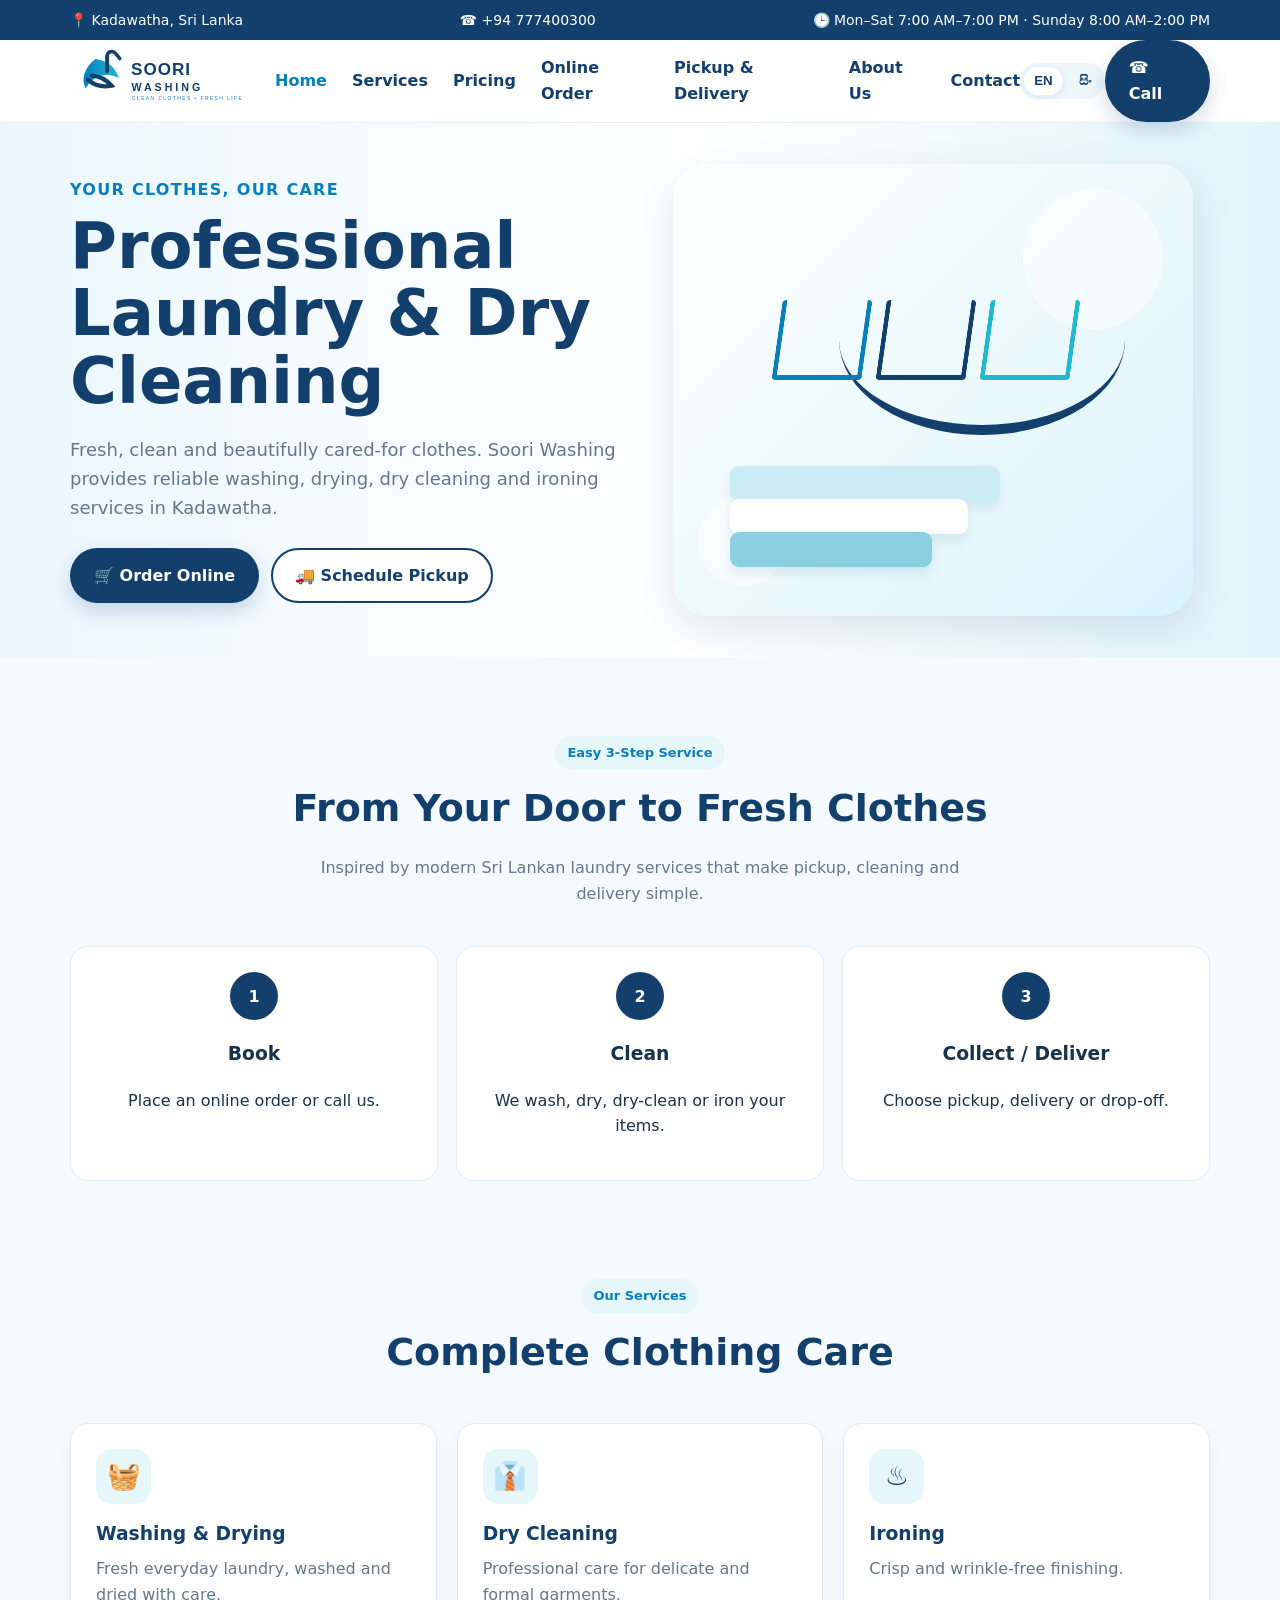
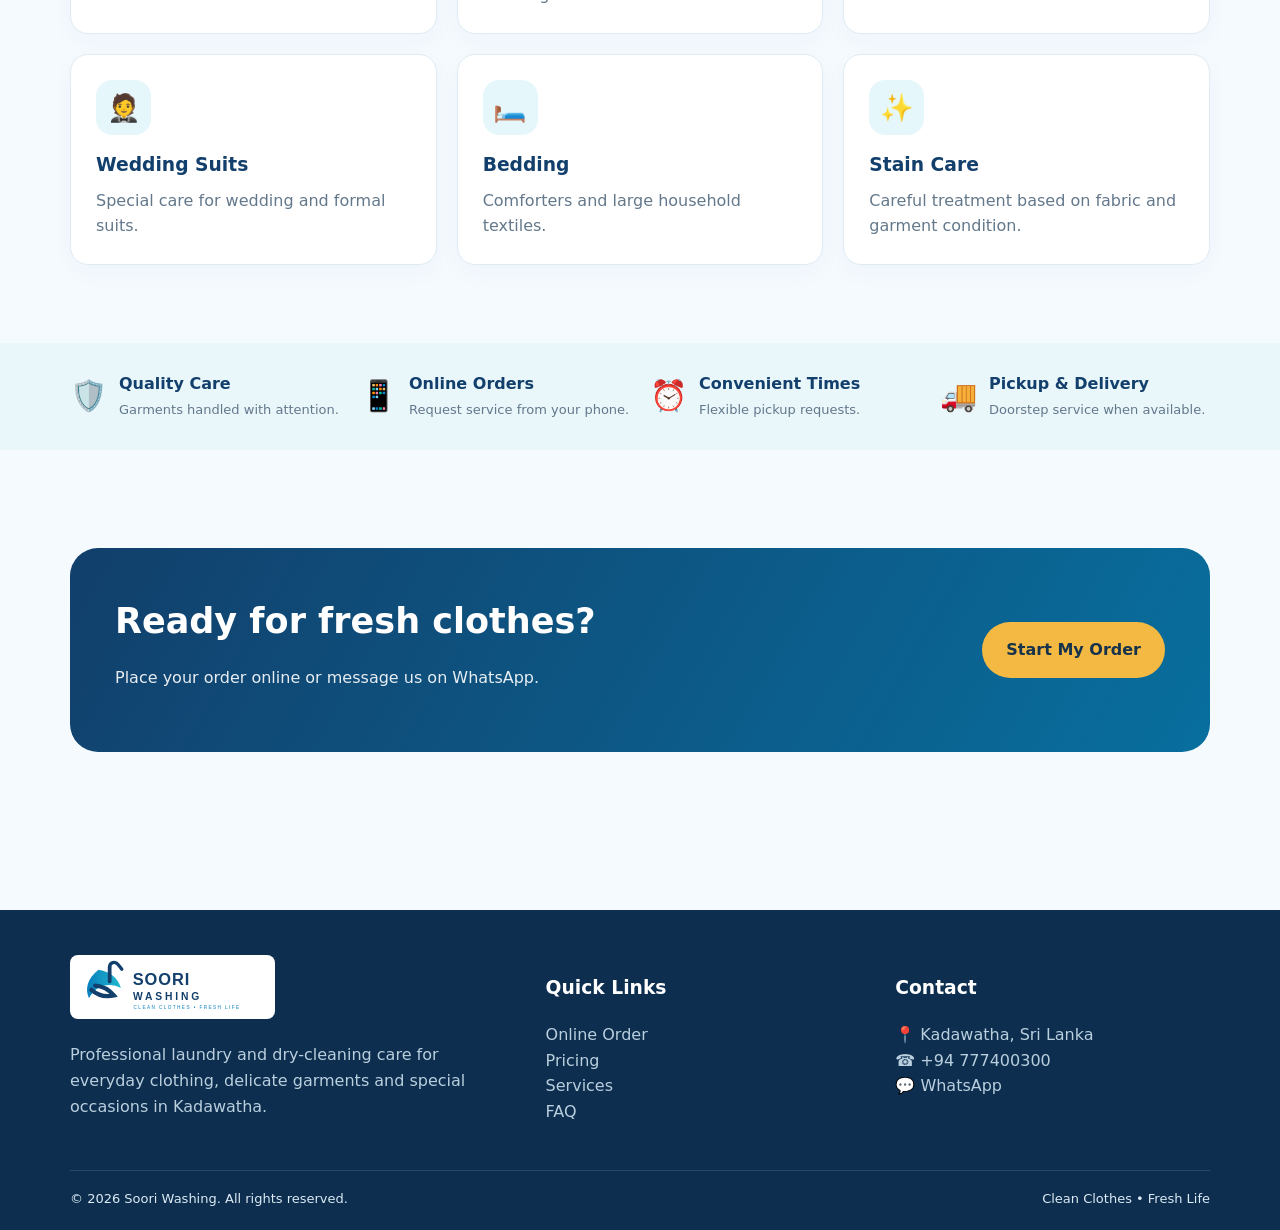
<file: index.html>
<!doctype html>
<html lang="en"><head><meta charset="utf-8"><meta name="viewport" content="width=device-width,initial-scale=1">
<title>Laundry & Dry Cleaning | Soori Washing</title><meta name="description" content="Soori Washing in Kadawatha, Sri Lanka — washing, drying, dry cleaning, ironing, wedding suit care and pickup & delivery.">
<meta name="theme-color" content="#123f6b"><link rel="icon" href="assets/logo.svg"><link rel="manifest" href="manifest.json"><link rel="stylesheet" href="css/style.css"></head>
<body>
<div class="topbar"><div class="container"><span>📍 Kadawatha, Sri Lanka</span><span>☎ +94 777400300</span><span>🕒 Mon–Sat 7:00 AM–7:00 PM · Sunday 8:00 AM–2:00 PM</span></div></div>
<nav><div class="container navin"><a href="index.html"><img class="logo" src="assets/logo.svg" alt="Soori Washing"></a><button class="menu" aria-label="Menu">☰</button><div class="navlinks"><a class="active" href="index.html">Home</a><a class="" href="services.html">Services</a><a class="" href="pricing.html">Pricing</a><a class="" href="order.html">Online Order</a><a class="" href="pickup-delivery.html">Pickup & Delivery</a><a class="" href="about.html">About Us</a><a class="" href="contact.html">Contact</a></div><div class="lang-toggle"><button data-lang="en" class="active">EN</button><button data-lang="si">සිං</button></div><a class="btn btn-primary" href="tel:+94777400300">☎ Call</a></div></nav>
<section class="hero"><div class="container"><div><div class="eyebrow" data-en="Your Clothes, Our Care" data-si="ඔබේ ඇඳුම්, අපේ සුරැකුම">Your Clothes, Our Care</div><h1 data-en="Professional Laundry & Dry Cleaning" data-si="වෘත්තීය රෙදි සේදීම සහ ඩ්‍රයි ක්ලීනින්">Professional Laundry & Dry Cleaning</h1><p data-en="Fresh, clean and beautifully cared-for clothes. Soori Washing provides reliable washing, drying, dry cleaning and ironing services in Kadawatha." data-si="කඩවත ප්‍රදේශයේ රෙදි සේදීම, වියළීම, ඩ්‍රයි ක්ලීනින් සහ අයන් කිරීම සඳහා විශ්වාසදායක සේවාවක්.">Fresh, clean and beautifully cared-for clothes. Soori Washing provides reliable washing, drying, dry cleaning and ironing services in Kadawatha.</p><div class="actions"><a class="btn btn-primary" href="order.html">🛒 Order Online</a><a class="btn btn-outline" href="pickup-delivery.html">🚚 Schedule Pickup</a></div></div><div class="hero-art"><div class="laundry-visual"><div class="bubble b1"></div><div class="bubble b2"></div><div class="rack"></div><div class="hanger h1"></div><div class="hanger h2"></div><div class="hanger h3"></div><div class="towels"><div class="towel t1"></div><div class="towel t2"></div><div class="towel t3"></div></div></div></div></div></section>
<section class="section"><div class="container"><div class="section-head"><span class="badge">Easy 3-Step Service</span><h2>From Your Door to Fresh Clothes</h2><p>Inspired by modern Sri Lankan laundry services that make pickup, cleaning and delivery simple. </p></div><div class="steps"><div class="step"><div class="step-num">1</div><h3>Book</h3><p>Place an online order or call us.</p></div><div class="step"><div class="step-num">2</div><h3>Clean</h3><p>We wash, dry, dry-clean or iron your items.</p></div><div class="step"><div class="step-num">3</div><h3>Collect / Deliver</h3><p>Choose pickup, delivery or drop-off.</p></div></div></div></section>
<section class="section" style="padding-top:20px"><div class="container"><div class="section-head"><span class="badge">Our Services</span><h2>Complete Clothing Care</h2></div><div class="grid"><div class="card"><div class="service-icon">🧺</div><h3>Washing & Drying</h3><p>Fresh everyday laundry, washed and dried with care.</p></div><div class="card"><div class="service-icon">👔</div><h3>Dry Cleaning</h3><p>Professional care for delicate and formal garments.</p></div><div class="card"><div class="service-icon">♨️</div><h3>Ironing</h3><p>Crisp and wrinkle-free finishing.</p></div><div class="card"><div class="service-icon">🤵</div><h3>Wedding Suits</h3><p>Special care for wedding and formal suits.</p></div><div class="card"><div class="service-icon">🛏️</div><h3>Bedding</h3><p>Comforters and large household textiles.</p></div><div class="card"><div class="service-icon">✨</div><h3>Stain Care</h3><p>Careful treatment based on fabric and garment condition.</p></div></div></div></section>
<div class="feature-strip"><div class="container features"><div class="feature"><div class="ico">🛡️</div><div><strong>Quality Care</strong><span>Garments handled with attention.</span></div></div><div class="feature"><div class="ico">📱</div><div><strong>Online Orders</strong><span>Request service from your phone.</span></div></div><div class="feature"><div class="ico">⏰</div><div><strong>Convenient Times</strong><span>Flexible pickup requests.</span></div></div><div class="feature"><div class="ico">🚚</div><div><strong>Pickup & Delivery</strong><span>Doorstep service when available.</span></div></div></div></div>
<section class="section"><div class="container"><div class="cta"><div class="cta-row"><div><h2>Ready for fresh clothes?</h2><p>Place your order online or message us on WhatsApp.</p></div><a class="btn btn-gold" href="order.html">Start My Order</a></div></div></div></section>
<footer><div class="container footgrid"><div><img src="assets/logo.svg" style="width:205px;background:#fff;border-radius:8px;padding:4px" alt="Soori Washing logo"><p>Professional laundry and dry-cleaning care for everyday clothing, delicate garments and special occasions in Kadawatha.</p></div><div><h3>Quick Links</h3><p><a href="order.html">Online Order</a><br><a href="pricing.html">Pricing</a><br><a href="services.html">Services</a><br><a href="faq.html">FAQ</a></p></div><div><h3>Contact</h3><p>📍 Kadawatha, Sri Lanka<br>☎ <a href="tel:+94777400300">+94 777400300</a><br>💬 <a href="https://wa.me/94777400300">WhatsApp</a></p></div></div><div class="container copyright"><span>© <span data-year></span> Soori Washing. All rights reserved.</span><span>Clean Clothes • Fresh Life</span></div></footer>
<script src="js/script.js"></script></body></html>
</file>
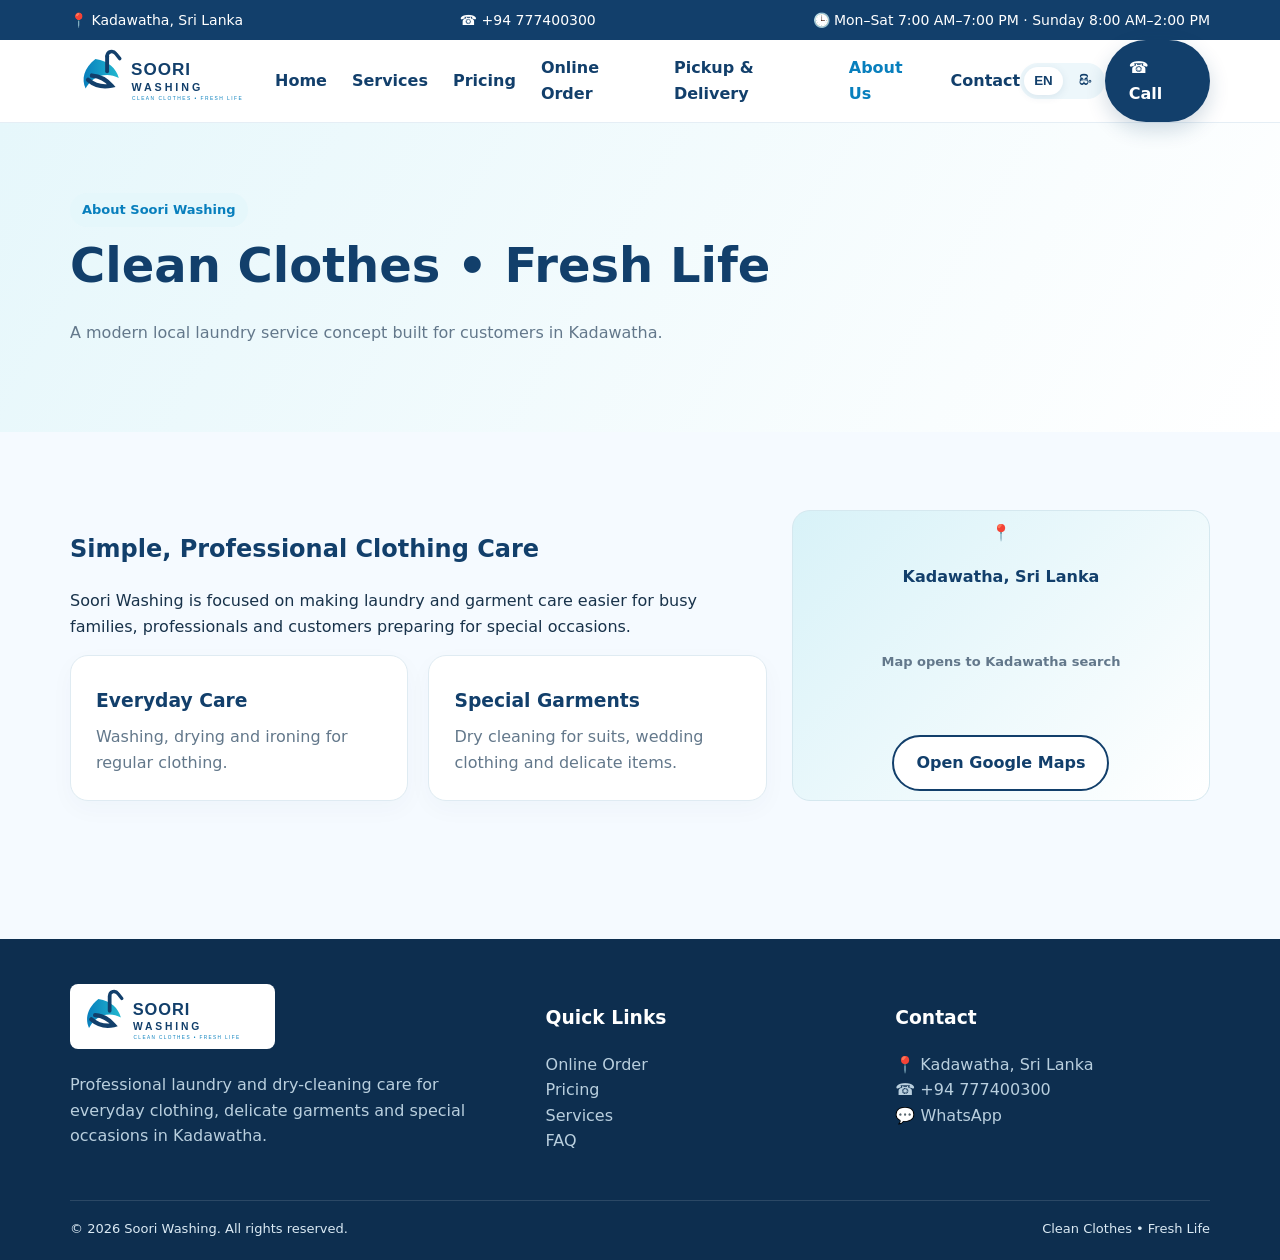
<file: about.html>
<!doctype html>
<html lang="en"><head><meta charset="utf-8"><meta name="viewport" content="width=device-width,initial-scale=1">
<title>About Us | Soori Washing</title><meta name="description" content="Soori Washing in Kadawatha, Sri Lanka — washing, drying, dry cleaning, ironing, wedding suit care and pickup & delivery.">
<meta name="theme-color" content="#123f6b"><link rel="icon" href="assets/logo.svg"><link rel="manifest" href="manifest.json"><link rel="stylesheet" href="css/style.css"></head>
<body>
<div class="topbar"><div class="container"><span>📍 Kadawatha, Sri Lanka</span><span>☎ +94 777400300</span><span>🕒 Mon–Sat 7:00 AM–7:00 PM · Sunday 8:00 AM–2:00 PM</span></div></div>
<nav><div class="container navin"><a href="index.html"><img class="logo" src="assets/logo.svg" alt="Soori Washing"></a><button class="menu" aria-label="Menu">☰</button><div class="navlinks"><a class="" href="index.html">Home</a><a class="" href="services.html">Services</a><a class="" href="pricing.html">Pricing</a><a class="" href="order.html">Online Order</a><a class="" href="pickup-delivery.html">Pickup & Delivery</a><a class="active" href="about.html">About Us</a><a class="" href="contact.html">Contact</a></div><div class="lang-toggle"><button data-lang="en" class="active">EN</button><button data-lang="si">සිං</button></div><a class="btn btn-primary" href="tel:+94777400300">☎ Call</a></div></nav>
<section class="page-hero"><div class="container"><span class="badge">About Soori Washing</span><h1>Clean Clothes • Fresh Life</h1><p>A modern local laundry service concept built for customers in Kadawatha.</p></div></section><section class="section"><div class="container"><div class="form-wrap"><div><h2 style="color:var(--navy)">Simple, Professional Clothing Care</h2><p>Soori Washing is focused on making laundry and garment care easier for busy families, professionals and customers preparing for special occasions.</p><div class="grid" style="grid-template-columns:1fr 1fr"><div class="card"><h3>Everyday Care</h3><p>Washing, drying and ironing for regular clothing.</p></div><div class="card"><h3>Special Garments</h3><p>Dry cleaning for suits, wedding clothing and delicate items.</p></div></div></div><div class="map">📍<br><strong>Kadawatha, Sri Lanka</strong><br><span class="small">Map opens to Kadawatha search</span><br><a class="btn btn-outline" href="https://www.google.com/maps/search/?api=1&query=2W9Q+92%2C%20Sri%20Lanka" target="_blank">Open Google Maps</a></div></div></div></section>
<footer><div class="container footgrid"><div><img src="assets/logo.svg" style="width:205px;background:#fff;border-radius:8px;padding:4px" alt="Soori Washing logo"><p>Professional laundry and dry-cleaning care for everyday clothing, delicate garments and special occasions in Kadawatha.</p></div><div><h3>Quick Links</h3><p><a href="order.html">Online Order</a><br><a href="pricing.html">Pricing</a><br><a href="services.html">Services</a><br><a href="faq.html">FAQ</a></p></div><div><h3>Contact</h3><p>📍 Kadawatha, Sri Lanka<br>☎ <a href="tel:+94777400300">+94 777400300</a><br>💬 <a href="https://wa.me/94777400300">WhatsApp</a></p></div></div><div class="container copyright"><span>© <span data-year></span> Soori Washing. All rights reserved.</span><span>Clean Clothes • Fresh Life</span></div></footer>
<script src="js/script.js"></script></body></html>
</file>
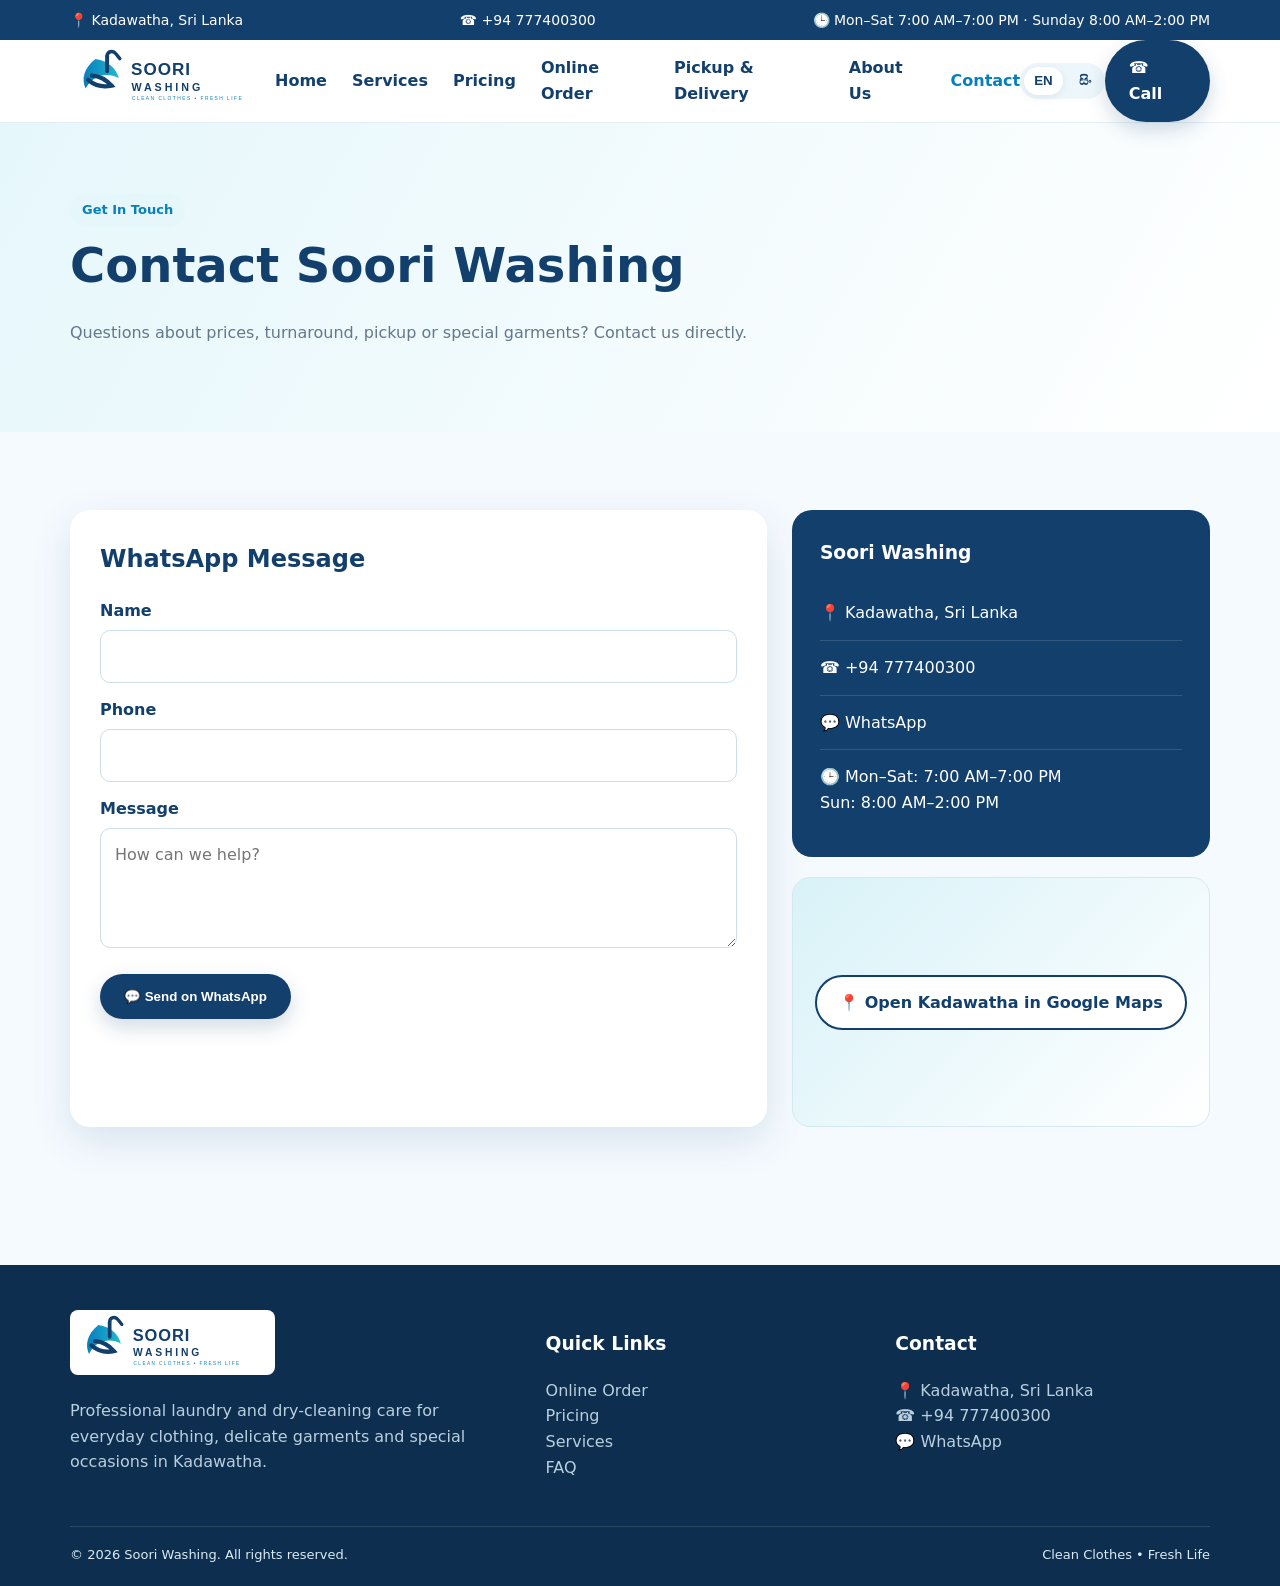
<file: contact.html>
<!doctype html>
<html lang="en"><head><meta charset="utf-8"><meta name="viewport" content="width=device-width,initial-scale=1">
<title>Contact | Soori Washing</title><meta name="description" content="Soori Washing in Kadawatha, Sri Lanka — washing, drying, dry cleaning, ironing, wedding suit care and pickup & delivery.">
<meta name="theme-color" content="#123f6b"><link rel="icon" href="assets/logo.svg"><link rel="manifest" href="manifest.json"><link rel="stylesheet" href="css/style.css"></head>
<body>
<div class="topbar"><div class="container"><span>📍 Kadawatha, Sri Lanka</span><span>☎ +94 777400300</span><span>🕒 Mon–Sat 7:00 AM–7:00 PM · Sunday 8:00 AM–2:00 PM</span></div></div>
<nav><div class="container navin"><a href="index.html"><img class="logo" src="assets/logo.svg" alt="Soori Washing"></a><button class="menu" aria-label="Menu">☰</button><div class="navlinks"><a class="" href="index.html">Home</a><a class="" href="services.html">Services</a><a class="" href="pricing.html">Pricing</a><a class="" href="order.html">Online Order</a><a class="" href="pickup-delivery.html">Pickup & Delivery</a><a class="" href="about.html">About Us</a><a class="active" href="contact.html">Contact</a></div><div class="lang-toggle"><button data-lang="en" class="active">EN</button><button data-lang="si">සිං</button></div><a class="btn btn-primary" href="tel:+94777400300">☎ Call</a></div></nav>
<section class="page-hero"><div class="container"><span class="badge">Get In Touch</span><h1>Contact Soori Washing</h1><p>Questions about prices, turnaround, pickup or special garments? Contact us directly.</p></div></section><section class="section"><div class="container form-wrap"><div class="form"><h2 style="color:var(--navy);margin-top:0">WhatsApp Message</h2><form data-whatsapp><label>Name</label><input name="Name" required><label>Phone</label><input name="Phone" required><label>Message</label><textarea name="Message" required placeholder="How can we help?"></textarea><button class="btn btn-primary" type="submit">💬 Send on WhatsApp</button><div class="success">WhatsApp opened. Please press Send.</div></form></div><div><div class="info-card"><h3>Soori Washing</h3><div class="info-item">📍 Kadawatha, Sri Lanka</div><div class="info-item">☎ <a href="tel:+94777400300">+94 777400300</a></div><div class="info-item">💬 <a href="https://wa.me/94777400300">WhatsApp</a></div><div class="info-item">🕒 Mon–Sat: 7:00 AM–7:00 PM<br>Sun: 8:00 AM–2:00 PM</div></div><div style="margin-top:20px" class="map"><a class="btn btn-outline" href="https://www.google.com/maps/search/?api=1&query=Saminda Tire Services%2C%20Sri%20Lanka" target="_blank">📍 Open Kadawatha in Google Maps</a></div></div></div></section>
<footer><div class="container footgrid"><div><img src="assets/logo.svg" style="width:205px;background:#fff;border-radius:8px;padding:4px" alt="Soori Washing logo"><p>Professional laundry and dry-cleaning care for everyday clothing, delicate garments and special occasions in Kadawatha.</p></div><div><h3>Quick Links</h3><p><a href="order.html">Online Order</a><br><a href="pricing.html">Pricing</a><br><a href="services.html">Services</a><br><a href="faq.html">FAQ</a></p></div><div><h3>Contact</h3><p>📍 Kadawatha, Sri Lanka<br>☎ <a href="tel:+94777400300">+94 777400300</a><br>💬 <a href="https://wa.me/94777400300">WhatsApp</a></p></div></div><div class="container copyright"><span>© <span data-year></span> Soori Washing. All rights reserved.</span><span>Clean Clothes • Fresh Life</span></div></footer>
<script src="js/script.js"></script></body></html>
</file>
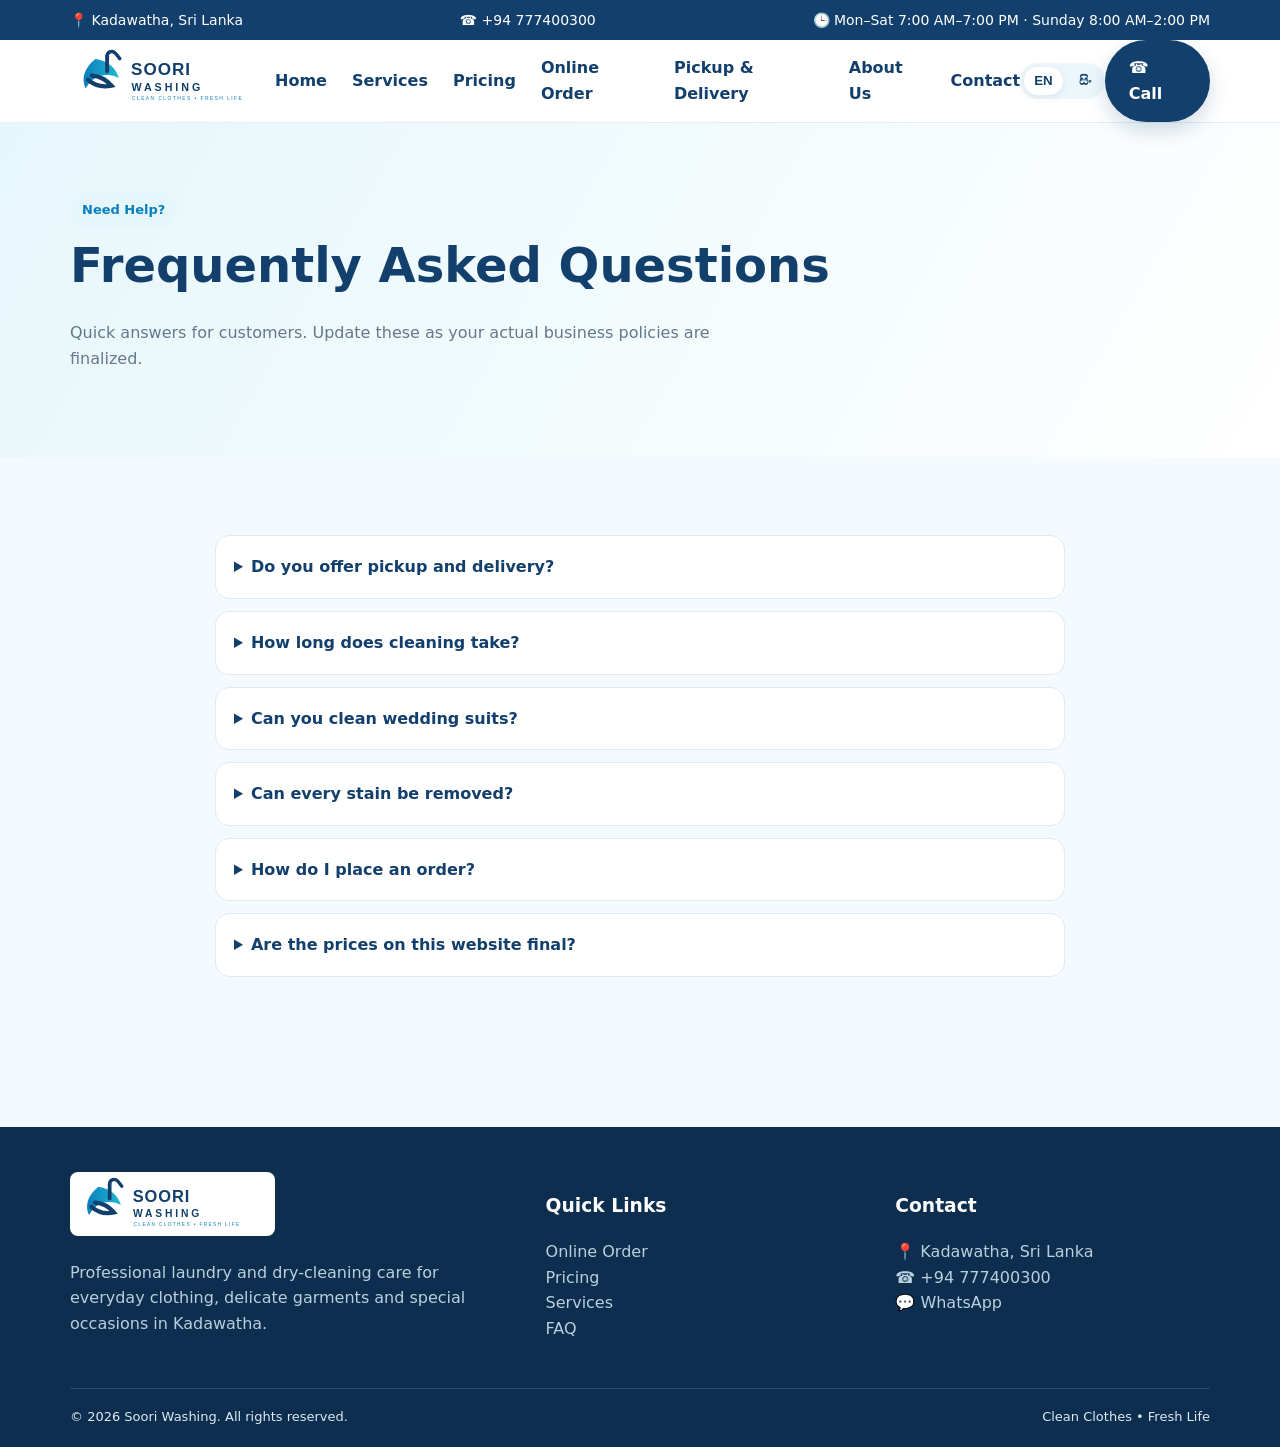
<file: faq.html>
<!doctype html>
<html lang="en"><head><meta charset="utf-8"><meta name="viewport" content="width=device-width,initial-scale=1">
<title>FAQ | Soori Washing</title><meta name="description" content="Soori Washing in Kadawatha, Sri Lanka — washing, drying, dry cleaning, ironing, wedding suit care and pickup & delivery.">
<meta name="theme-color" content="#123f6b"><link rel="icon" href="assets/logo.svg"><link rel="manifest" href="manifest.json"><link rel="stylesheet" href="css/style.css"></head>
<body>
<div class="topbar"><div class="container"><span>📍 Kadawatha, Sri Lanka</span><span>☎ +94 777400300</span><span>🕒 Mon–Sat 7:00 AM–7:00 PM · Sunday 8:00 AM–2:00 PM</span></div></div>
<nav><div class="container navin"><a href="index.html"><img class="logo" src="assets/logo.svg" alt="Soori Washing"></a><button class="menu" aria-label="Menu">☰</button><div class="navlinks"><a class="" href="index.html">Home</a><a class="" href="services.html">Services</a><a class="" href="pricing.html">Pricing</a><a class="" href="order.html">Online Order</a><a class="" href="pickup-delivery.html">Pickup & Delivery</a><a class="" href="about.html">About Us</a><a class="" href="contact.html">Contact</a></div><div class="lang-toggle"><button data-lang="en" class="active">EN</button><button data-lang="si">සිං</button></div><a class="btn btn-primary" href="tel:+94777400300">☎ Call</a></div></nav>
<section class="page-hero"><div class="container"><span class="badge">Need Help?</span><h1>Frequently Asked Questions</h1><p>Quick answers for customers. Update these as your actual business policies are finalized.</p></div></section><section class="section"><div class="container" style="max-width:850px">
<details class="faq"><summary>Do you offer pickup and delivery?</summary><div>Pickup and delivery can be requested through WhatsApp or the online form. Availability and any delivery charge should be confirmed for your address.</div></details>
<details class="faq"><summary>How long does cleaning take?</summary><div>Turnaround depends on the service and garment. Please contact Soori Washing for the current turnaround time.</div></details>
<details class="faq"><summary>Can you clean wedding suits?</summary><div>Yes. Wedding suits and formal garments are offered as a special dry-cleaning service. A final quote should be confirmed before cleaning.</div></details>
<details class="faq"><summary>Can every stain be removed?</summary><div>No cleaning service can guarantee removal of every stain. Results depend on the stain, fabric, age and previous treatment.</div></details>
<details class="faq"><summary>How do I place an order?</summary><div>Use the Online Order page, or call/WhatsApp +94 777400300.</div></details>
<details class="faq"><summary>Are the prices on this website final?</summary><div>No. The Version 2 demo includes sample prices to show the ordering workflow. Replace them with your official rates before publishing.</div></details>
</div></section>
<footer><div class="container footgrid"><div><img src="assets/logo.svg" style="width:205px;background:#fff;border-radius:8px;padding:4px" alt="Soori Washing logo"><p>Professional laundry and dry-cleaning care for everyday clothing, delicate garments and special occasions in Kadawatha.</p></div><div><h3>Quick Links</h3><p><a href="order.html">Online Order</a><br><a href="pricing.html">Pricing</a><br><a href="services.html">Services</a><br><a href="faq.html">FAQ</a></p></div><div><h3>Contact</h3><p>📍 Kadawatha, Sri Lanka<br>☎ <a href="tel:+94777400300">+94 777400300</a><br>💬 <a href="https://wa.me/94777400300">WhatsApp</a></p></div></div><div class="container copyright"><span>© <span data-year></span> Soori Washing. All rights reserved.</span><span>Clean Clothes • Fresh Life</span></div></footer>
<script src="js/script.js"></script></body></html>
</file>
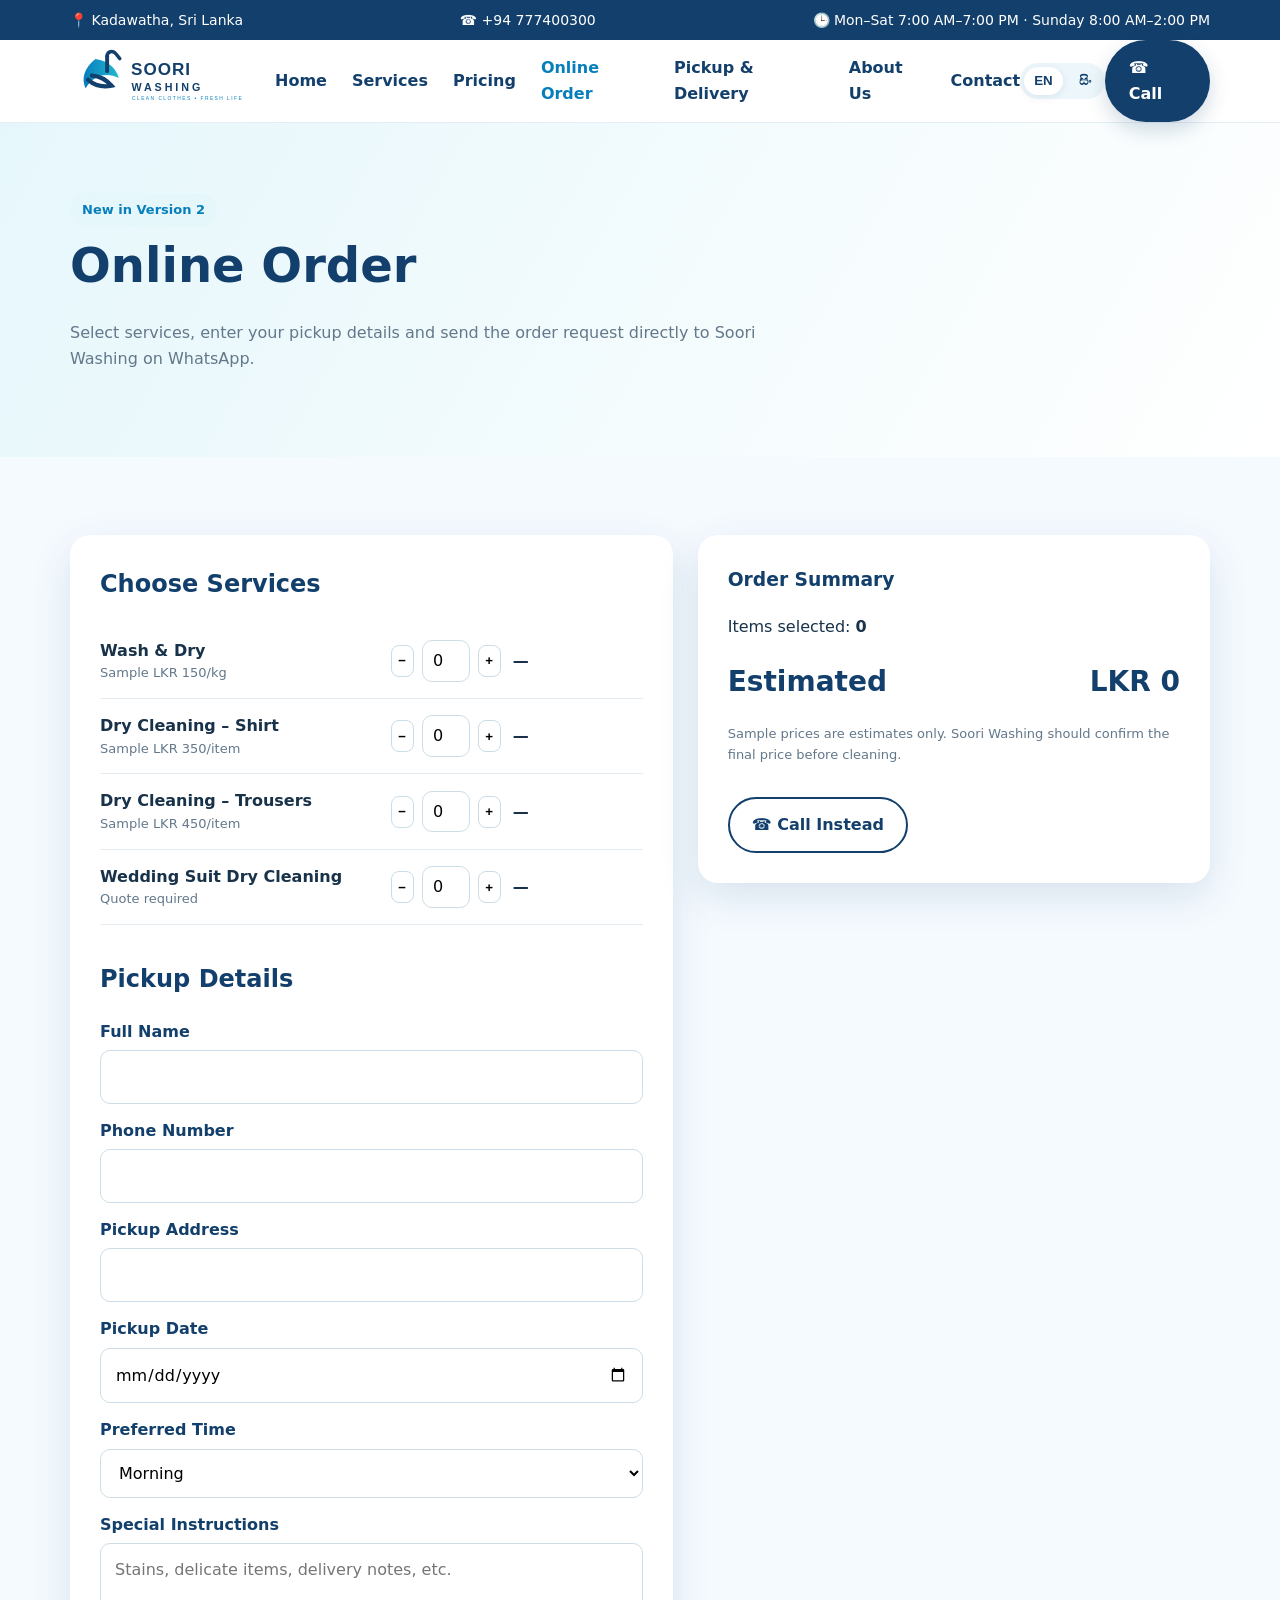
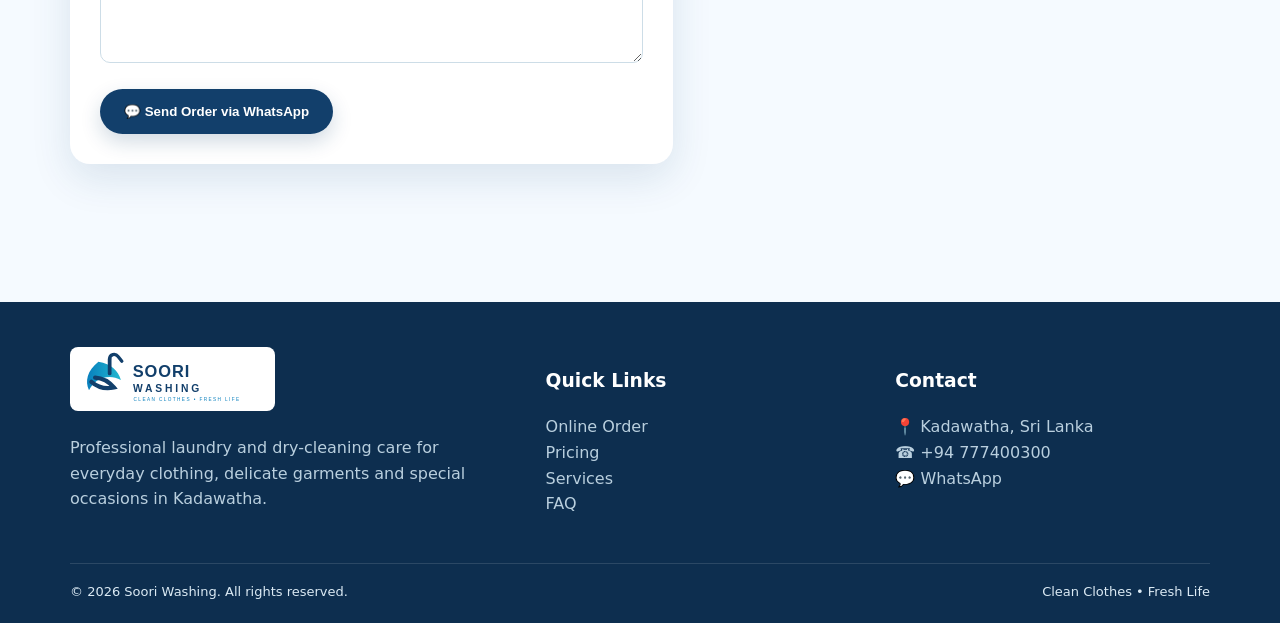
<file: order.html>
<!doctype html>
<html lang="en"><head><meta charset="utf-8"><meta name="viewport" content="width=device-width,initial-scale=1">
<title>Online Order | Soori Washing</title><meta name="description" content="Soori Washing in Kadawatha, Sri Lanka — washing, drying, dry cleaning, ironing, wedding suit care and pickup & delivery.">
<meta name="theme-color" content="#123f6b"><link rel="icon" href="assets/logo.svg"><link rel="manifest" href="manifest.json"><link rel="stylesheet" href="css/style.css"></head>
<body>
<div class="topbar"><div class="container"><span>📍 Kadawatha, Sri Lanka</span><span>☎ +94 777400300</span><span>🕒 Mon–Sat 7:00 AM–7:00 PM · Sunday 8:00 AM–2:00 PM</span></div></div>
<nav><div class="container navin"><a href="index.html"><img class="logo" src="assets/logo.svg" alt="Soori Washing"></a><button class="menu" aria-label="Menu">☰</button><div class="navlinks"><a class="" href="index.html">Home</a><a class="" href="services.html">Services</a><a class="" href="pricing.html">Pricing</a><a class="active" href="order.html">Online Order</a><a class="" href="pickup-delivery.html">Pickup & Delivery</a><a class="" href="about.html">About Us</a><a class="" href="contact.html">Contact</a></div><div class="lang-toggle"><button data-lang="en" class="active">EN</button><button data-lang="si">සිං</button></div><a class="btn btn-primary" href="tel:+94777400300">☎ Call</a></div></nav>
<section class="page-hero"><div class="container"><span class="badge">New in Version 2</span><h1>Online Order</h1><p>Select services, enter your pickup details and send the order request directly to Soori Washing on WhatsApp.</p></div></section>
<section class="section"><div class="container order-layout"><div class="form"><h2 style="color:var(--navy);margin-top:0">Choose Services</h2>
<div class="service-row" data-service-row data-service="Wash & Dry" data-price="150"><div><strong>Wash & Dry</strong><div class="small">Sample LKR 150/kg</div></div><div class="qty"><button type="button" data-minus>−</button><input data-qty value="0" min="0" type="number"><button type="button" data-plus>+</button></div><strong data-subtotal>—</strong></div>
<div class="service-row" data-service-row data-service="Dry Cleaning - Shirt" data-price="350"><div><strong>Dry Cleaning – Shirt</strong><div class="small">Sample LKR 350/item</div></div><div class="qty"><button type="button" data-minus>−</button><input data-qty value="0" min="0" type="number"><button type="button" data-plus>+</button></div><strong data-subtotal>—</strong></div>
<div class="service-row" data-service-row data-service="Dry Cleaning - Trousers" data-price="450"><div><strong>Dry Cleaning – Trousers</strong><div class="small">Sample LKR 450/item</div></div><div class="qty"><button type="button" data-minus>−</button><input data-qty value="0" min="0" type="number"><button type="button" data-plus>+</button></div><strong data-subtotal>—</strong></div>
<div class="service-row" data-service-row data-service="Wedding Suit" data-price="0"><div><strong>Wedding Suit Dry Cleaning</strong><div class="small">Quote required</div></div><div class="qty"><button type="button" data-minus>−</button><input data-qty value="0" min="0" type="number"><button type="button" data-plus>+</button></div><strong data-subtotal>Quote</strong></div>
<h2 style="color:var(--navy);margin-top:35px">Pickup Details</h2><form id="orderForm"><input type="hidden" name="Items" data-items><label>Full Name</label><input name="Name" required><label>Phone Number</label><input name="Phone" required><label>Pickup Address</label><input name="Address" required><label>Pickup Date</label><input type="date" name="Date" required><label>Preferred Time</label><select name="Time"><option>Morning</option><option>Afternoon</option><option>Evening</option></select><label>Special Instructions</label><textarea name="Notes" placeholder="Stains, delicate items, delivery notes, etc."></textarea><button class="btn btn-primary" type="submit">💬 Send Order via WhatsApp</button><div id="orderSuccess" class="success">Your WhatsApp order message is ready. Please check WhatsApp and press Send.</div></form></div>
<div class="form order-summary"><h3 style="color:var(--navy);margin-top:0">Order Summary</h3><p>Items selected: <strong data-count>0</strong></p><div class="total"><span>Estimated</span><span data-total>LKR 0</span></div><p class="small">Sample prices are estimates only. Soori Washing should confirm the final price before cleaning.</p><a class="btn btn-outline" href="tel:+94777400300">☎ Call Instead</a></div></div></section>
<footer><div class="container footgrid"><div><img src="assets/logo.svg" style="width:205px;background:#fff;border-radius:8px;padding:4px" alt="Soori Washing logo"><p>Professional laundry and dry-cleaning care for everyday clothing, delicate garments and special occasions in Kadawatha.</p></div><div><h3>Quick Links</h3><p><a href="order.html">Online Order</a><br><a href="pricing.html">Pricing</a><br><a href="services.html">Services</a><br><a href="faq.html">FAQ</a></p></div><div><h3>Contact</h3><p>📍 Kadawatha, Sri Lanka<br>☎ <a href="tel:+94777400300">+94 777400300</a><br>💬 <a href="https://wa.me/94777400300">WhatsApp</a></p></div></div><div class="container copyright"><span>© <span data-year></span> Soori Washing. All rights reserved.</span><span>Clean Clothes • Fresh Life</span></div></footer>
<script src="js/script.js"></script></body></html>
</file>
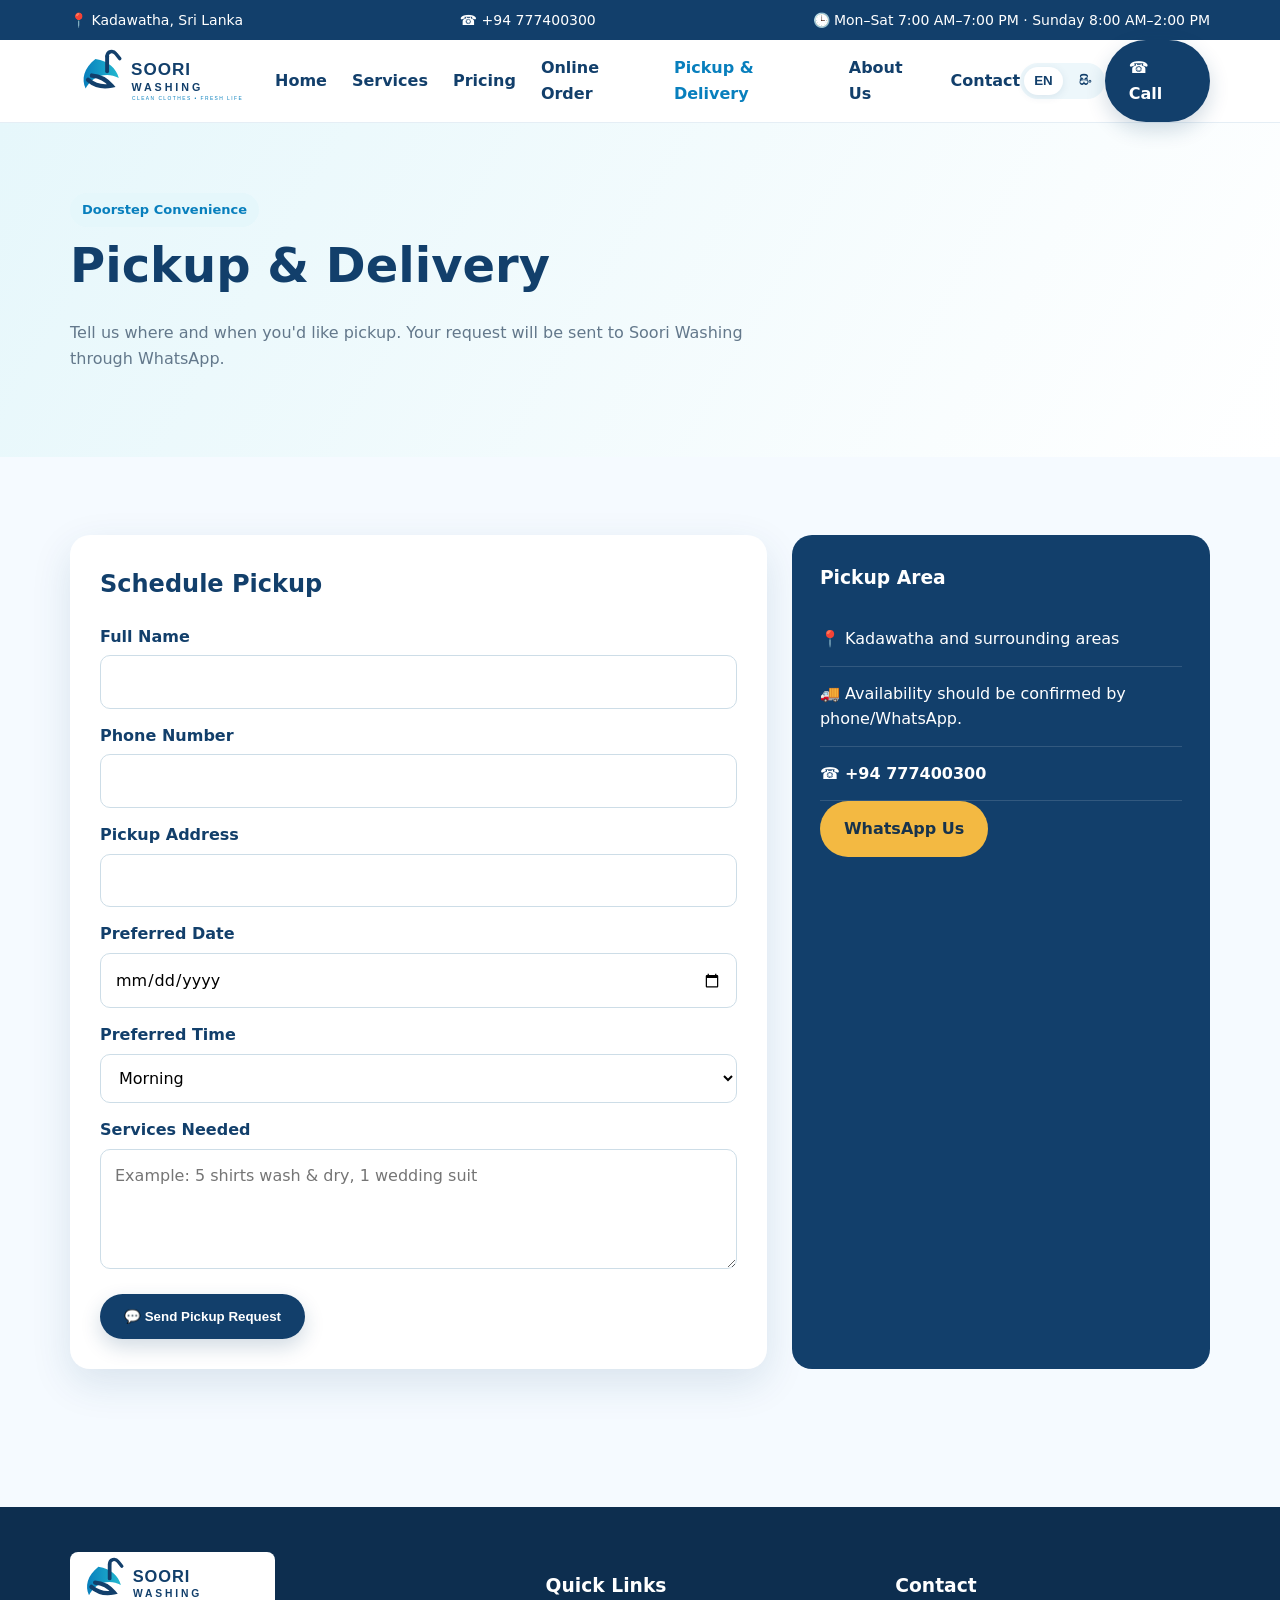
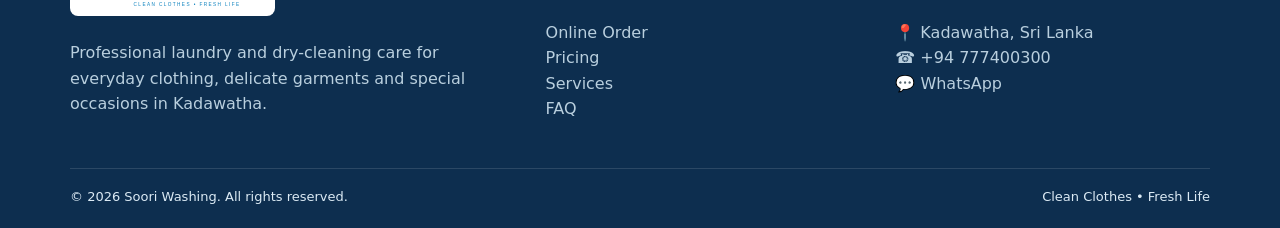
<file: pickup-delivery.html>
<!doctype html>
<html lang="en"><head><meta charset="utf-8"><meta name="viewport" content="width=device-width,initial-scale=1">
<title>Pickup & Delivery | Soori Washing</title><meta name="description" content="Soori Washing in Kadawatha, Sri Lanka — washing, drying, dry cleaning, ironing, wedding suit care and pickup & delivery.">
<meta name="theme-color" content="#123f6b"><link rel="icon" href="assets/logo.svg"><link rel="manifest" href="manifest.json"><link rel="stylesheet" href="css/style.css"></head>
<body>
<div class="topbar"><div class="container"><span>📍 Kadawatha, Sri Lanka</span><span>☎ +94 777400300</span><span>🕒 Mon–Sat 7:00 AM–7:00 PM · Sunday 8:00 AM–2:00 PM</span></div></div>
<nav><div class="container navin"><a href="index.html"><img class="logo" src="assets/logo.svg" alt="Soori Washing"></a><button class="menu" aria-label="Menu">☰</button><div class="navlinks"><a class="" href="index.html">Home</a><a class="" href="services.html">Services</a><a class="" href="pricing.html">Pricing</a><a class="" href="order.html">Online Order</a><a class="active" href="pickup-delivery.html">Pickup & Delivery</a><a class="" href="about.html">About Us</a><a class="" href="contact.html">Contact</a></div><div class="lang-toggle"><button data-lang="en" class="active">EN</button><button data-lang="si">සිං</button></div><a class="btn btn-primary" href="tel:+94777400300">☎ Call</a></div></nav>
<section class="page-hero"><div class="container"><span class="badge">Doorstep Convenience</span><h1>Pickup & Delivery</h1><p>Tell us where and when you'd like pickup. Your request will be sent to Soori Washing through WhatsApp.</p></div></section><section class="section"><div class="container form-wrap"><form class="form" data-whatsapp><h2 style="color:var(--navy);margin-top:0">Schedule Pickup</h2><label>Full Name</label><input name="Name" required><label>Phone Number</label><input name="Phone" required><label>Pickup Address</label><input name="Address" required><label>Preferred Date</label><input type="date" name="Preferred Date" required><label>Preferred Time</label><select name="Preferred Time"><option>Morning</option><option>Afternoon</option><option>Evening</option></select><label>Services Needed</label><textarea name="Services Needed" placeholder="Example: 5 shirts wash & dry, 1 wedding suit"></textarea><button class="btn btn-primary" type="submit">💬 Send Pickup Request</button><div class="success">WhatsApp opened. Please press Send to complete your request.</div></form><div class="info-card"><h3>Pickup Area</h3><div class="info-item">📍 Kadawatha and surrounding areas</div><div class="info-item">🚚 Availability should be confirmed by phone/WhatsApp.</div><div class="info-item">☎ <strong>+94 777400300</strong></div><a class="btn btn-gold" href="https://wa.me/94777400300">WhatsApp Us</a></div></div></section>
<footer><div class="container footgrid"><div><img src="assets/logo.svg" style="width:205px;background:#fff;border-radius:8px;padding:4px" alt="Soori Washing logo"><p>Professional laundry and dry-cleaning care for everyday clothing, delicate garments and special occasions in Kadawatha.</p></div><div><h3>Quick Links</h3><p><a href="order.html">Online Order</a><br><a href="pricing.html">Pricing</a><br><a href="services.html">Services</a><br><a href="faq.html">FAQ</a></p></div><div><h3>Contact</h3><p>📍 Kadawatha, Sri Lanka<br>☎ <a href="tel:+94777400300">+94 777400300</a><br>💬 <a href="https://wa.me/94777400300">WhatsApp</a></p></div></div><div class="container copyright"><span>© <span data-year></span> Soori Washing. All rights reserved.</span><span>Clean Clothes • Fresh Life</span></div></footer>
<script src="js/script.js"></script></body></html>
</file>
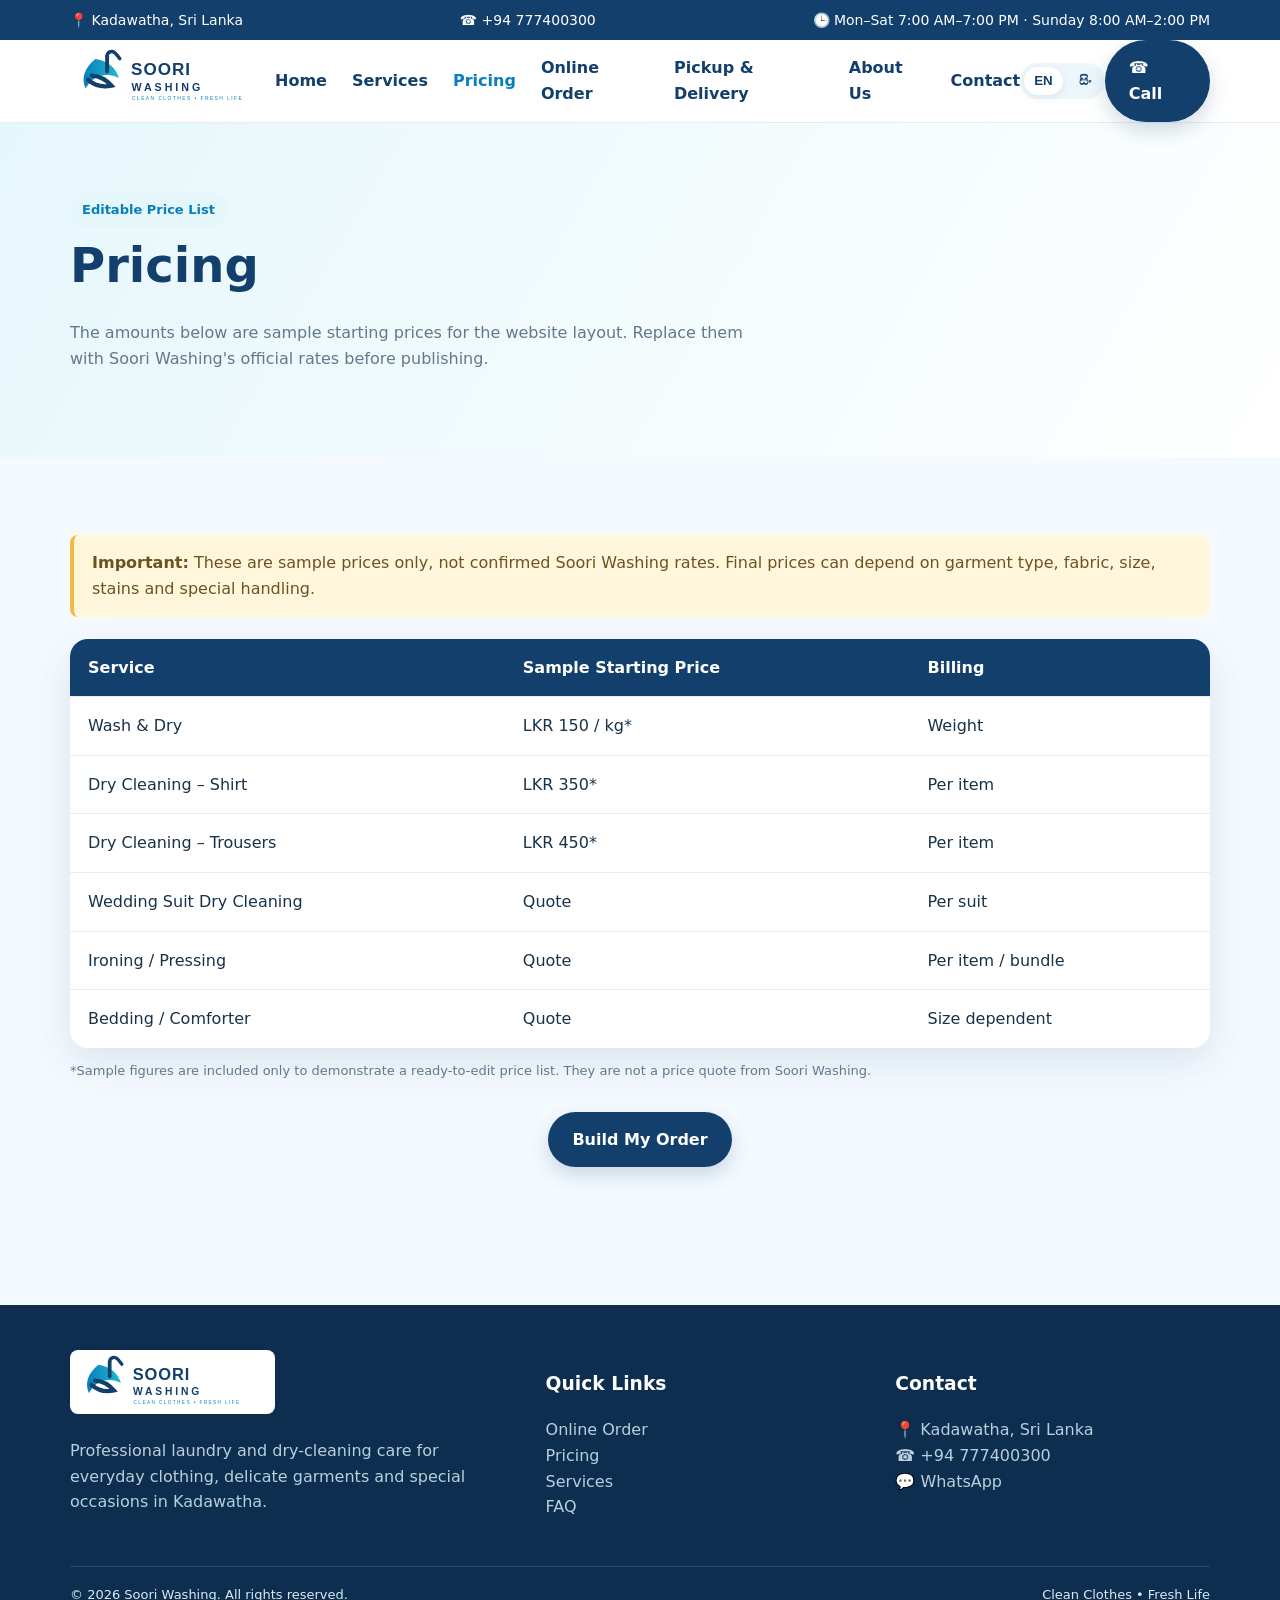
<file: pricing.html>
<!doctype html>
<html lang="en"><head><meta charset="utf-8"><meta name="viewport" content="width=device-width,initial-scale=1">
<title>Pricing | Soori Washing</title><meta name="description" content="Soori Washing in Kadawatha, Sri Lanka — washing, drying, dry cleaning, ironing, wedding suit care and pickup & delivery.">
<meta name="theme-color" content="#123f6b"><link rel="icon" href="assets/logo.svg"><link rel="manifest" href="manifest.json"><link rel="stylesheet" href="css/style.css"></head>
<body>
<div class="topbar"><div class="container"><span>📍 Kadawatha, Sri Lanka</span><span>☎ +94 777400300</span><span>🕒 Mon–Sat 7:00 AM–7:00 PM · Sunday 8:00 AM–2:00 PM</span></div></div>
<nav><div class="container navin"><a href="index.html"><img class="logo" src="assets/logo.svg" alt="Soori Washing"></a><button class="menu" aria-label="Menu">☰</button><div class="navlinks"><a class="" href="index.html">Home</a><a class="" href="services.html">Services</a><a class="active" href="pricing.html">Pricing</a><a class="" href="order.html">Online Order</a><a class="" href="pickup-delivery.html">Pickup & Delivery</a><a class="" href="about.html">About Us</a><a class="" href="contact.html">Contact</a></div><div class="lang-toggle"><button data-lang="en" class="active">EN</button><button data-lang="si">සිං</button></div><a class="btn btn-primary" href="tel:+94777400300">☎ Call</a></div></nav>
<section class="page-hero"><div class="container"><span class="badge">Editable Price List</span><h1>Pricing</h1><p>The amounts below are sample starting prices for the website layout. Replace them with Soori Washing's official rates before publishing.</p></div></section><section class="section"><div class="container"><div class="note"><strong>Important:</strong> These are sample prices only, not confirmed Soori Washing rates. Final prices can depend on garment type, fabric, size, stains and special handling.</div><div style="height:22px"></div><table class="price-table"><thead><tr><th>Service</th><th>Sample Starting Price</th><th>Billing</th></tr></thead><tbody>
<tr><td>Wash & Dry</td><td>LKR 150 / kg*</td><td>Weight</td></tr><tr><td>Dry Cleaning – Shirt</td><td>LKR 350*</td><td>Per item</td></tr><tr><td>Dry Cleaning – Trousers</td><td>LKR 450*</td><td>Per item</td></tr><tr><td>Wedding Suit Dry Cleaning</td><td>Quote</td><td>Per suit</td></tr><tr><td>Ironing / Pressing</td><td>Quote</td><td>Per item / bundle</td></tr><tr><td>Bedding / Comforter</td><td>Quote</td><td>Size dependent</td></tr></tbody></table><p class="small">*Sample figures are included only to demonstrate a ready-to-edit price list. They are not a price quote from Soori Washing.</p><div style="text-align:center;margin-top:30px"><a class="btn btn-primary" href="order.html">Build My Order</a></div></div></section>
<footer><div class="container footgrid"><div><img src="assets/logo.svg" style="width:205px;background:#fff;border-radius:8px;padding:4px" alt="Soori Washing logo"><p>Professional laundry and dry-cleaning care for everyday clothing, delicate garments and special occasions in Kadawatha.</p></div><div><h3>Quick Links</h3><p><a href="order.html">Online Order</a><br><a href="pricing.html">Pricing</a><br><a href="services.html">Services</a><br><a href="faq.html">FAQ</a></p></div><div><h3>Contact</h3><p>📍 Kadawatha, Sri Lanka<br>☎ <a href="tel:+94777400300">+94 777400300</a><br>💬 <a href="https://wa.me/94777400300">WhatsApp</a></p></div></div><div class="container copyright"><span>© <span data-year></span> Soori Washing. All rights reserved.</span><span>Clean Clothes • Fresh Life</span></div></footer>
<script src="js/script.js"></script></body></html>
</file>
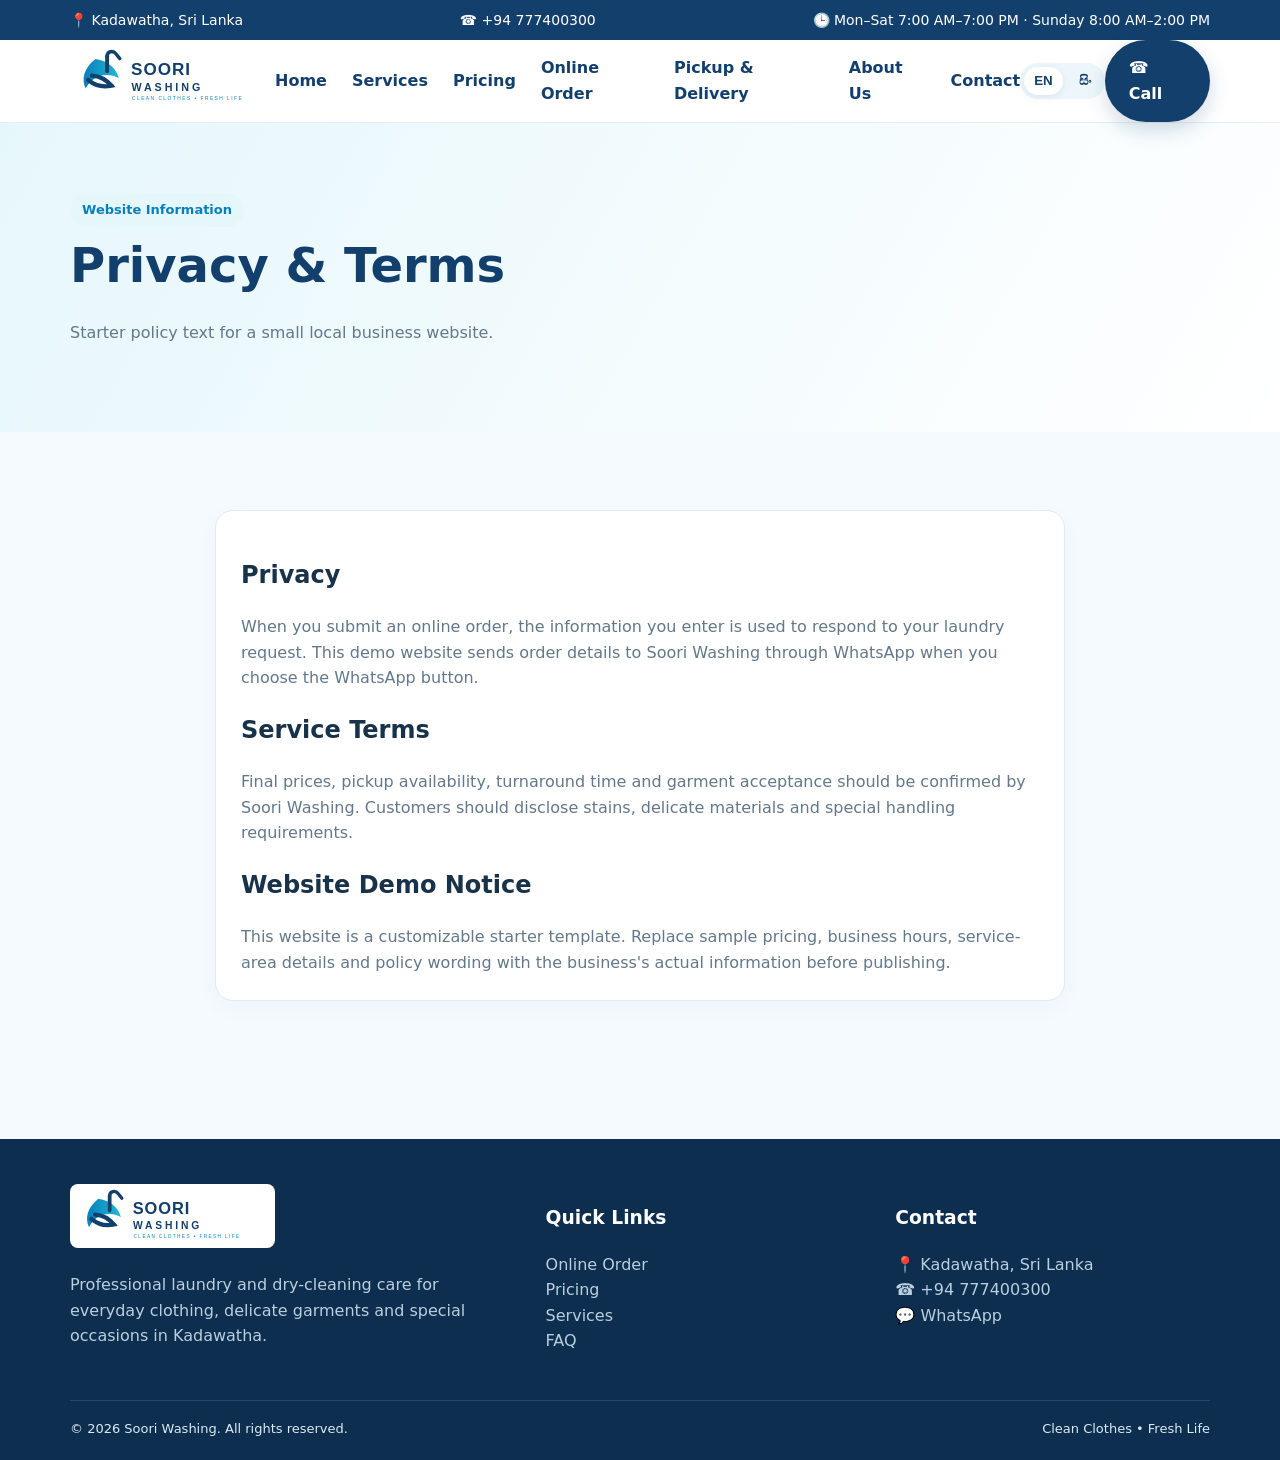
<file: privacy.html>
<!doctype html>
<html lang="en"><head><meta charset="utf-8"><meta name="viewport" content="width=device-width,initial-scale=1">
<title>Privacy & Terms | Soori Washing</title><meta name="description" content="Soori Washing in Kadawatha, Sri Lanka — washing, drying, dry cleaning, ironing, wedding suit care and pickup & delivery.">
<meta name="theme-color" content="#123f6b"><link rel="icon" href="assets/logo.svg"><link rel="manifest" href="manifest.json"><link rel="stylesheet" href="css/style.css"></head>
<body>
<div class="topbar"><div class="container"><span>📍 Kadawatha, Sri Lanka</span><span>☎ +94 777400300</span><span>🕒 Mon–Sat 7:00 AM–7:00 PM · Sunday 8:00 AM–2:00 PM</span></div></div>
<nav><div class="container navin"><a href="index.html"><img class="logo" src="assets/logo.svg" alt="Soori Washing"></a><button class="menu" aria-label="Menu">☰</button><div class="navlinks"><a class="" href="index.html">Home</a><a class="" href="services.html">Services</a><a class="" href="pricing.html">Pricing</a><a class="" href="order.html">Online Order</a><a class="" href="pickup-delivery.html">Pickup & Delivery</a><a class="" href="about.html">About Us</a><a class="" href="contact.html">Contact</a></div><div class="lang-toggle"><button data-lang="en" class="active">EN</button><button data-lang="si">සිං</button></div><a class="btn btn-primary" href="tel:+94777400300">☎ Call</a></div></nav>
<section class="page-hero"><div class="container"><span class="badge">Website Information</span><h1>Privacy & Terms</h1><p>Starter policy text for a small local business website.</p></div></section><section class="section"><div class="container" style="max-width:850px"><div class="card"><h2>Privacy</h2><p>When you submit an online order, the information you enter is used to respond to your laundry request. This demo website sends order details to Soori Washing through WhatsApp when you choose the WhatsApp button.</p><h2>Service Terms</h2><p>Final prices, pickup availability, turnaround time and garment acceptance should be confirmed by Soori Washing. Customers should disclose stains, delicate materials and special handling requirements.</p><h2>Website Demo Notice</h2><p>This website is a customizable starter template. Replace sample pricing, business hours, service-area details and policy wording with the business's actual information before publishing.</p></div></div></section>
<footer><div class="container footgrid"><div><img src="assets/logo.svg" style="width:205px;background:#fff;border-radius:8px;padding:4px" alt="Soori Washing logo"><p>Professional laundry and dry-cleaning care for everyday clothing, delicate garments and special occasions in Kadawatha.</p></div><div><h3>Quick Links</h3><p><a href="order.html">Online Order</a><br><a href="pricing.html">Pricing</a><br><a href="services.html">Services</a><br><a href="faq.html">FAQ</a></p></div><div><h3>Contact</h3><p>📍 Kadawatha, Sri Lanka<br>☎ <a href="tel:+94777400300">+94 777400300</a><br>💬 <a href="https://wa.me/94777400300">WhatsApp</a></p></div></div><div class="container copyright"><span>© <span data-year></span> Soori Washing. All rights reserved.</span><span>Clean Clothes • Fresh Life</span></div></footer>
<script src="js/script.js"></script></body></html>
</file>
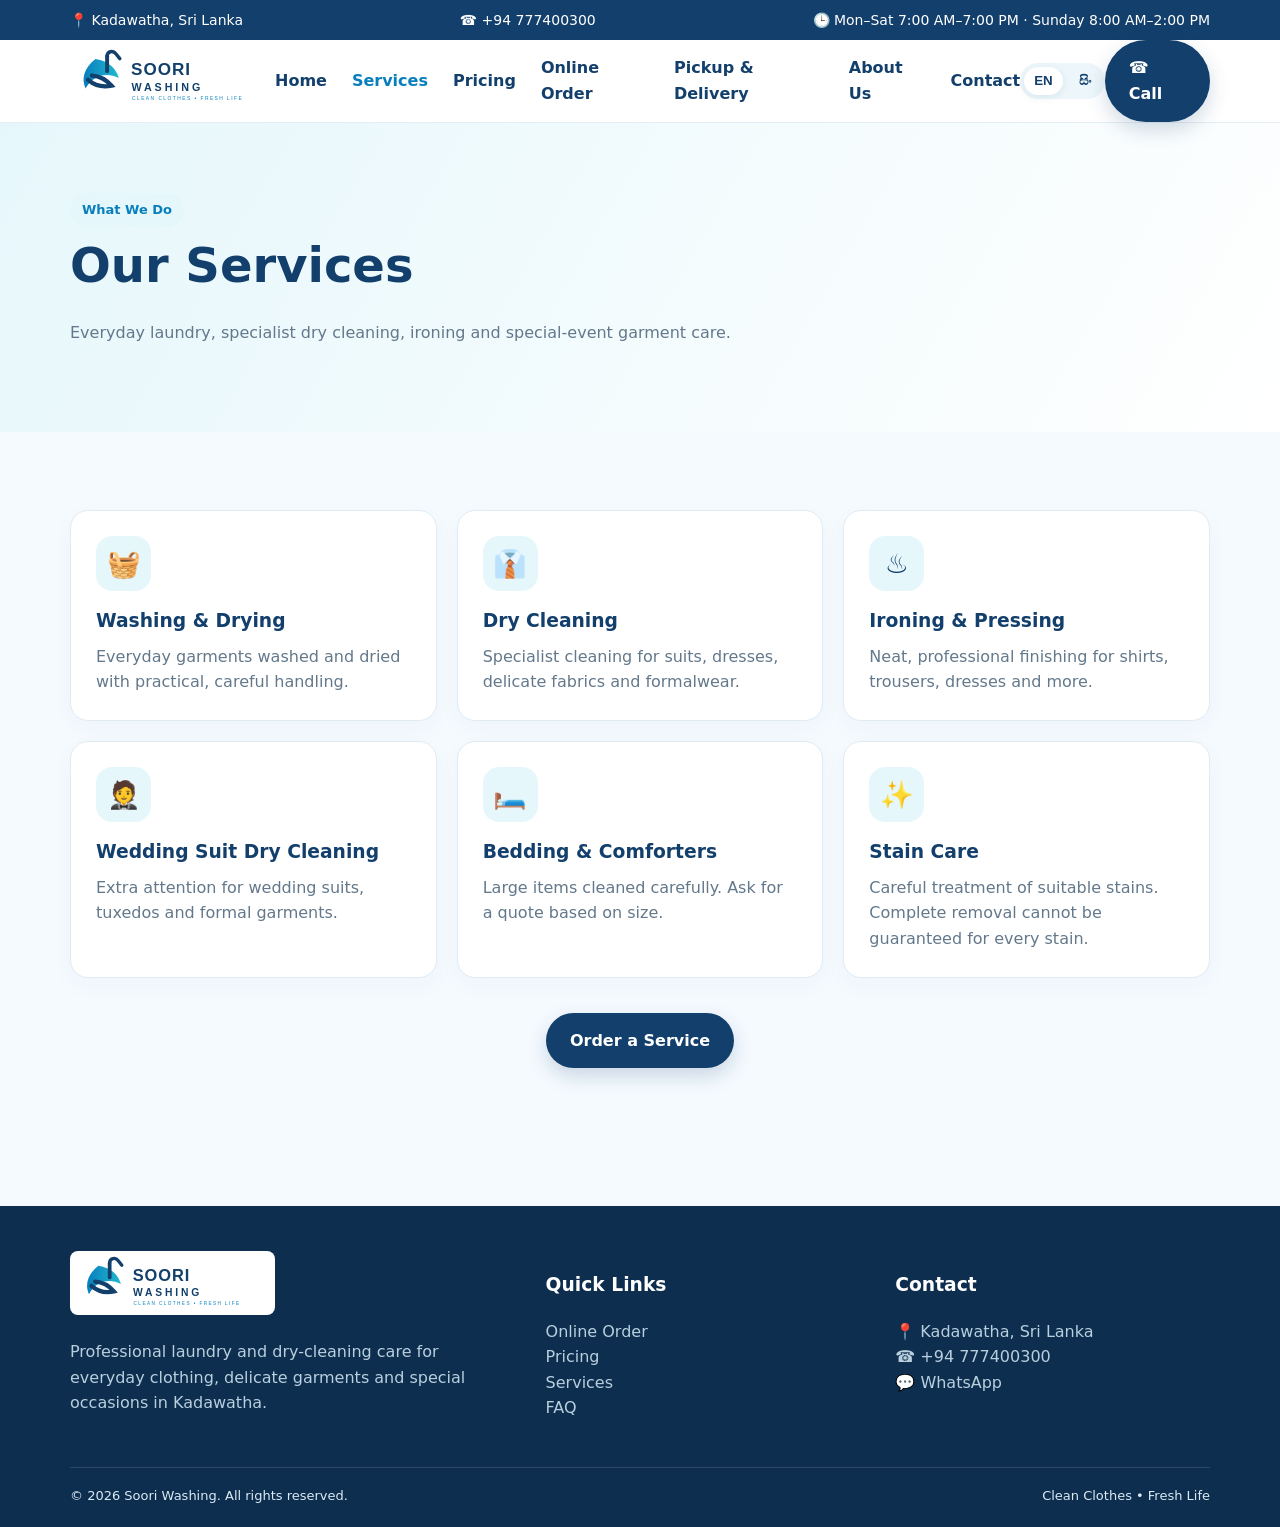
<file: services.html>
<!doctype html>
<html lang="en"><head><meta charset="utf-8"><meta name="viewport" content="width=device-width,initial-scale=1">
<title>Services | Soori Washing</title><meta name="description" content="Soori Washing in Kadawatha, Sri Lanka — washing, drying, dry cleaning, ironing, wedding suit care and pickup & delivery.">
<meta name="theme-color" content="#123f6b"><link rel="icon" href="assets/logo.svg"><link rel="manifest" href="manifest.json"><link rel="stylesheet" href="css/style.css"></head>
<body>
<div class="topbar"><div class="container"><span>📍 Kadawatha, Sri Lanka</span><span>☎ +94 777400300</span><span>🕒 Mon–Sat 7:00 AM–7:00 PM · Sunday 8:00 AM–2:00 PM</span></div></div>
<nav><div class="container navin"><a href="index.html"><img class="logo" src="assets/logo.svg" alt="Soori Washing"></a><button class="menu" aria-label="Menu">☰</button><div class="navlinks"><a class="" href="index.html">Home</a><a class="active" href="services.html">Services</a><a class="" href="pricing.html">Pricing</a><a class="" href="order.html">Online Order</a><a class="" href="pickup-delivery.html">Pickup & Delivery</a><a class="" href="about.html">About Us</a><a class="" href="contact.html">Contact</a></div><div class="lang-toggle"><button data-lang="en" class="active">EN</button><button data-lang="si">සිං</button></div><a class="btn btn-primary" href="tel:+94777400300">☎ Call</a></div></nav>
<section class="page-hero"><div class="container"><span class="badge">What We Do</span><h1>Our Services</h1><p>Everyday laundry, specialist dry cleaning, ironing and special-event garment care.</p></div></section><section class="section"><div class="container"><div class="grid">
<div class="card"><div class="service-icon">🧺</div><h3>Washing & Drying</h3><p>Everyday garments washed and dried with practical, careful handling.</p></div>
<div class="card"><div class="service-icon">👔</div><h3>Dry Cleaning</h3><p>Specialist cleaning for suits, dresses, delicate fabrics and formalwear.</p></div>
<div class="card"><div class="service-icon">♨️</div><h3>Ironing & Pressing</h3><p>Neat, professional finishing for shirts, trousers, dresses and more.</p></div>
<div class="card"><div class="service-icon">🤵</div><h3>Wedding Suit Dry Cleaning</h3><p>Extra attention for wedding suits, tuxedos and formal garments.</p></div>
<div class="card"><div class="service-icon">🛏️</div><h3>Bedding & Comforters</h3><p>Large items cleaned carefully. Ask for a quote based on size.</p></div>
<div class="card"><div class="service-icon">✨</div><h3>Stain Care</h3><p>Careful treatment of suitable stains. Complete removal cannot be guaranteed for every stain.</p></div>
</div><div style="margin-top:35px;text-align:center"><a class="btn btn-primary" href="order.html">Order a Service</a></div></div></section>
<footer><div class="container footgrid"><div><img src="assets/logo.svg" style="width:205px;background:#fff;border-radius:8px;padding:4px" alt="Soori Washing logo"><p>Professional laundry and dry-cleaning care for everyday clothing, delicate garments and special occasions in Kadawatha.</p></div><div><h3>Quick Links</h3><p><a href="order.html">Online Order</a><br><a href="pricing.html">Pricing</a><br><a href="services.html">Services</a><br><a href="faq.html">FAQ</a></p></div><div><h3>Contact</h3><p>📍 Kadawatha, Sri Lanka<br>☎ <a href="tel:+94777400300">+94 777400300</a><br>💬 <a href="https://wa.me/94777400300">WhatsApp</a></p></div></div><div class="container copyright"><span>© <span data-year></span> Soori Washing. All rights reserved.</span><span>Clean Clothes • Fresh Life</span></div></footer>
<script src="js/script.js"></script></body></html>
</file>
<file: css/style.css>
:root{--navy:#123f6b;--blue:#087fbd;--cyan:#22b8cf;--ink:#18324a;--muted:#63788b;--bg:#f5faff;--white:#fff;--gold:#f3b942;--shadow:0 14px 40px rgba(18,63,107,.12)}
*{box-sizing:border-box}html{scroll-behavior:smooth}body{margin:0;font-family:Inter,system-ui,-apple-system,BlinkMacSystemFont,"Segoe UI",sans-serif;color:var(--ink);background:var(--bg);line-height:1.6}
a{text-decoration:none;color:inherit}.container{width:min(1140px,92%);margin:auto}.topbar{background:var(--navy);color:#fff;font-size:14px}.topbar .container{display:flex;justify-content:space-between;gap:18px;padding:9px 0;flex-wrap:wrap}
nav{background:#ffffffee;backdrop-filter:blur(12px);position:sticky;top:0;z-index:20;border-bottom:1px solid #e5eef5}.navin{display:flex;align-items:center;justify-content:space-between;min-height:78px}.logo{width:205px}.navlinks{display:flex;gap:25px;align-items:center;font-weight:650;color:var(--navy)}.navlinks a:hover,.navlinks a.active{color:var(--blue)}.menu{display:none;border:0;background:none;font-size:28px;color:var(--navy)}
.btn{display:inline-flex;align-items:center;justify-content:center;gap:8px;border-radius:999px;padding:13px 22px;font-weight:750;border:2px solid transparent;cursor:pointer}.btn-primary{background:var(--navy);color:#fff;box-shadow:0 8px 20px #123f6b30}.btn-primary:hover{background:var(--blue)}.btn-outline{border-color:var(--navy);color:var(--navy);background:#fff}.btn-gold{background:var(--gold);color:#17334c}
.hero{background:linear-gradient(90deg,#eaf7ff 0%,#fff 54%,#dff4fb 100%);overflow:hidden}.hero .container{min-height:535px;display:grid;grid-template-columns:1fr 1fr;align-items:center;gap:30px}.eyebrow{color:var(--blue);font-weight:800;letter-spacing:.08em;text-transform:uppercase}.hero h1{font-size:clamp(40px,5vw,65px);line-height:1.06;color:var(--navy);margin:10px 0 20px}.hero p{font-size:18px;color:var(--muted);max-width:570px}.actions{display:flex;gap:12px;flex-wrap:wrap;margin-top:25px}.hero-art{min-height:410px;position:relative;display:grid;place-items:center}.laundry-visual{width:min(520px,100%);aspect-ratio:1.15;border-radius:35px;background:linear-gradient(135deg,#fff,#d9f4fb);box-shadow:var(--shadow);position:relative;overflow:hidden}.bubble{position:absolute;border-radius:50%;background:#fff8;width:140px;height:140px}.bubble.b1{right:30px;top:25px}.bubble.b2{left:25px;bottom:30px;width:90px;height:90px}.rack{position:absolute;right:13%;top:18%;width:55%;height:42%;border-bottom:10px solid var(--navy);border-radius:50%}.hanger{position:absolute;top:30%;width:90px;height:80px;border:5px solid var(--blue);border-top:0;transform:skewX(-8deg);border-radius:4px}.hanger.h1{left:20%}.hanger.h2{left:40%;border-color:var(--navy)}.hanger.h3{left:60%;border-color:var(--cyan)}.towels{position:absolute;left:11%;bottom:10%;width:52%;height:105px}.towel{height:35px;border-radius:9px;box-shadow:0 7px 10px #123f6b18}.towel.t1{background:#c9ecf5;width:100%}.towel.t2{background:#fff;width:88%;margin-top:-2px}.towel.t3{background:#8bcfe1;width:75%;margin-top:-2px}
.section{padding:78px 0}.section-head{text-align:center;max-width:700px;margin:0 auto 40px}.section-head h2{font-size:38px;color:var(--navy);margin:8px 0}.section-head p{color:var(--muted)}.grid{display:grid;grid-template-columns:repeat(3,1fr);gap:20px}.card{background:#fff;border:1px solid #dfebf2;border-radius:18px;padding:25px;box-shadow:0 8px 25px #123f6b08}.service-icon{width:55px;height:55px;border-radius:16px;background:#e6f7fb;color:var(--navy);display:grid;place-items:center;font-size:27px;margin-bottom:15px}.card h3{color:var(--navy);margin:5px 0 8px}.card p{color:var(--muted);margin:0}.feature-strip{background:#e9f7fb;padding:28px 0}.features{display:grid;grid-template-columns:repeat(4,1fr);gap:20px}.feature{display:flex;gap:12px;align-items:center}.feature strong{display:block;color:var(--navy)}.feature span{font-size:13px;color:var(--muted)}.feature .ico{font-size:30px}
.cta{background:linear-gradient(120deg,var(--navy),#086f9e);color:#fff;border-radius:28px;padding:45px;margin:20px auto}.cta h2{font-size:35px;margin:0 0 8px}.cta p{opacity:.9}.cta-row{display:flex;justify-content:space-between;gap:20px;align-items:center;flex-wrap:wrap}
.page-hero{padding:70px 0;background:linear-gradient(120deg,#e6f7fb,#fff)}.page-hero h1{font-size:48px;color:var(--navy);margin:0 0 10px}.page-hero p{color:var(--muted);max-width:700px}
.price-table{width:100%;border-collapse:collapse;background:#fff;border-radius:18px;overflow:hidden;box-shadow:var(--shadow)}.price-table th,.price-table td{text-align:left;padding:16px 18px;border-bottom:1px solid #e7eef3}.price-table th{background:var(--navy);color:#fff}.price-table tr:last-child td{border:0}.note{background:#fff6dc;border-left:4px solid var(--gold);padding:15px 18px;border-radius:8px;color:#6b5420}
.form-wrap{display:grid;grid-template-columns:1.25fr .75fr;gap:25px}.form{background:#fff;padding:30px;border-radius:20px;box-shadow:var(--shadow)}label{font-weight:700;color:var(--navy);display:block;margin:14px 0 6px}input,select,textarea{width:100%;padding:13px 14px;border:1px solid #cddde7;border-radius:10px;font:inherit;background:#fff}textarea{min-height:120px;resize:vertical}.form .btn{margin-top:18px}.info-card{background:var(--navy);color:#fff;border-radius:20px;padding:28px}.info-card h3{margin-top:0}.info-item{padding:14px 0;border-bottom:1px solid #ffffff22}.info-item:last-child{border:0}
footer{background:#0d2e4f;color:#dbeaf4;padding:45px 0 20px;margin-top:60px}.footgrid{display:grid;grid-template-columns:1.4fr 1fr 1fr;gap:35px}.footgrid h3{color:#fff}.footgrid p,.footgrid a{color:#b9cfde}.copyright{border-top:1px solid #ffffff20;margin-top:30px;padding-top:18px;font-size:13px;display:flex;justify-content:space-between;gap:15px;flex-wrap:wrap}
.badge{display:inline-block;background:#e5f7fb;color:var(--blue);padding:7px 12px;border-radius:999px;font-size:13px;font-weight:800}.map{min-height:250px;background:linear-gradient(135deg,#d8f2f8,#fff);border-radius:18px;display:grid;place-items:center;color:var(--navy);font-weight:800;border:1px solid #d5e8ef}
@media(max-width:850px){.navlinks{display:none;position:absolute;left:0;right:0;top:78px;background:#fff;padding:20px;flex-direction:column;box-shadow:var(--shadow)}.navlinks.open{display:flex}.menu{display:block}.navin .btn{display:none}.hero .container{grid-template-columns:1fr;padding:45px 0}.hero-art{min-height:330px}.grid{grid-template-columns:1fr 1fr}.features{grid-template-columns:1fr 1fr}.form-wrap{grid-template-columns:1fr}.footgrid{grid-template-columns:1fr 1fr}}
@media(max-width:560px){.grid,.features,.footgrid{grid-template-columns:1fr}.hero h1{font-size:42px}.page-hero h1{font-size:38px}.section{padding:55px 0}.topbar .container{font-size:12px}.logo{width:175px}}

/* Version 2 additions */
.lang-toggle{display:flex;gap:6px;background:#edf7fb;padding:4px;border-radius:999px}.lang-toggle button{border:0;background:transparent;padding:6px 10px;border-radius:999px;font-weight:800;color:var(--navy);cursor:pointer}.lang-toggle button.active{background:#fff;box-shadow:0 2px 8px #123f6b18}
.order-layout{display:grid;grid-template-columns:1fr .85fr;gap:25px}.service-row{display:grid;grid-template-columns:1fr 110px 130px;gap:12px;align-items:center;padding:14px 0;border-bottom:1px solid #e5edf2}.service-row:last-child{border-bottom:0}.qty{display:flex;align-items:center;gap:8px}.qty button{width:32px;height:32px;border:1px solid #c9dce7;background:#fff;border-radius:8px;font-weight:800;cursor:pointer}.qty input{width:48px;text-align:center;padding:7px}.order-summary{position:sticky;top:100px;height:max-content}.total{font-size:28px;font-weight:850;color:var(--navy);display:flex;justify-content:space-between;margin:20px 0}.small{font-size:13px;color:var(--muted)}.success{display:none;background:#e7f8ef;border:1px solid #b9e5cc;color:#155b36;padding:15px;border-radius:12px;margin-top:15px}.faq{border:1px solid #dfebf2;background:#fff;border-radius:14px;margin-bottom:12px;overflow:hidden}.faq summary{padding:18px;font-weight:800;color:var(--navy);cursor:pointer}.faq div{padding:0 18px 18px;color:var(--muted)}.steps{display:grid;grid-template-columns:repeat(3,1fr);gap:18px}.step{text-align:center;background:#fff;padding:25px;border-radius:18px;border:1px solid #e1edf3}.step-num{margin:auto;width:48px;height:48px;border-radius:50%;display:grid;place-items:center;background:var(--navy);color:#fff;font-weight:900}.review-placeholder{background:#fff;border:1px dashed #bdd2df;border-radius:18px;padding:28px;text-align:center;color:var(--muted)}.sinhala{font-family:"Noto Sans Sinhala","Iskoola Pota",system-ui,sans-serif}
@media(max-width:850px){.order-layout{grid-template-columns:1fr}.order-summary{position:static}.steps{grid-template-columns:1fr}.service-row{grid-template-columns:1fr 100px 100px}.lang-toggle{margin-top:10px}}
</file>
